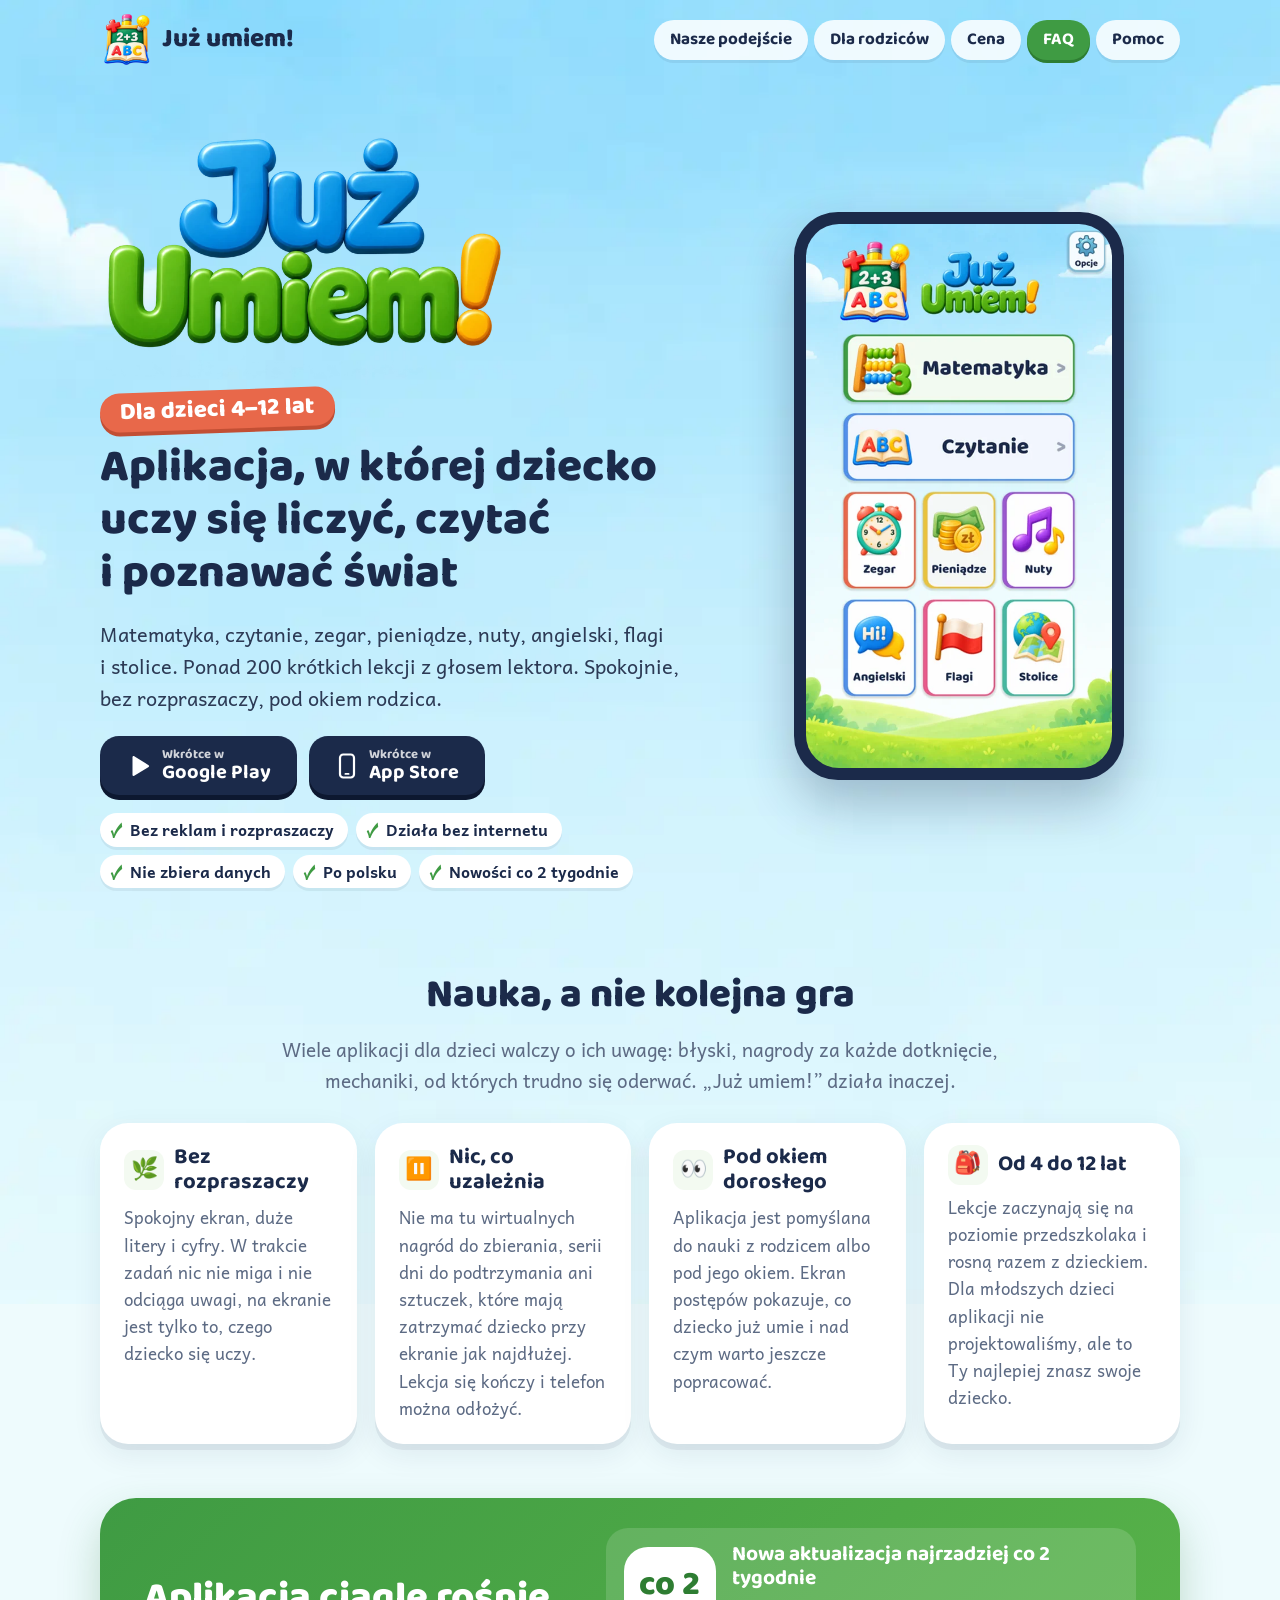
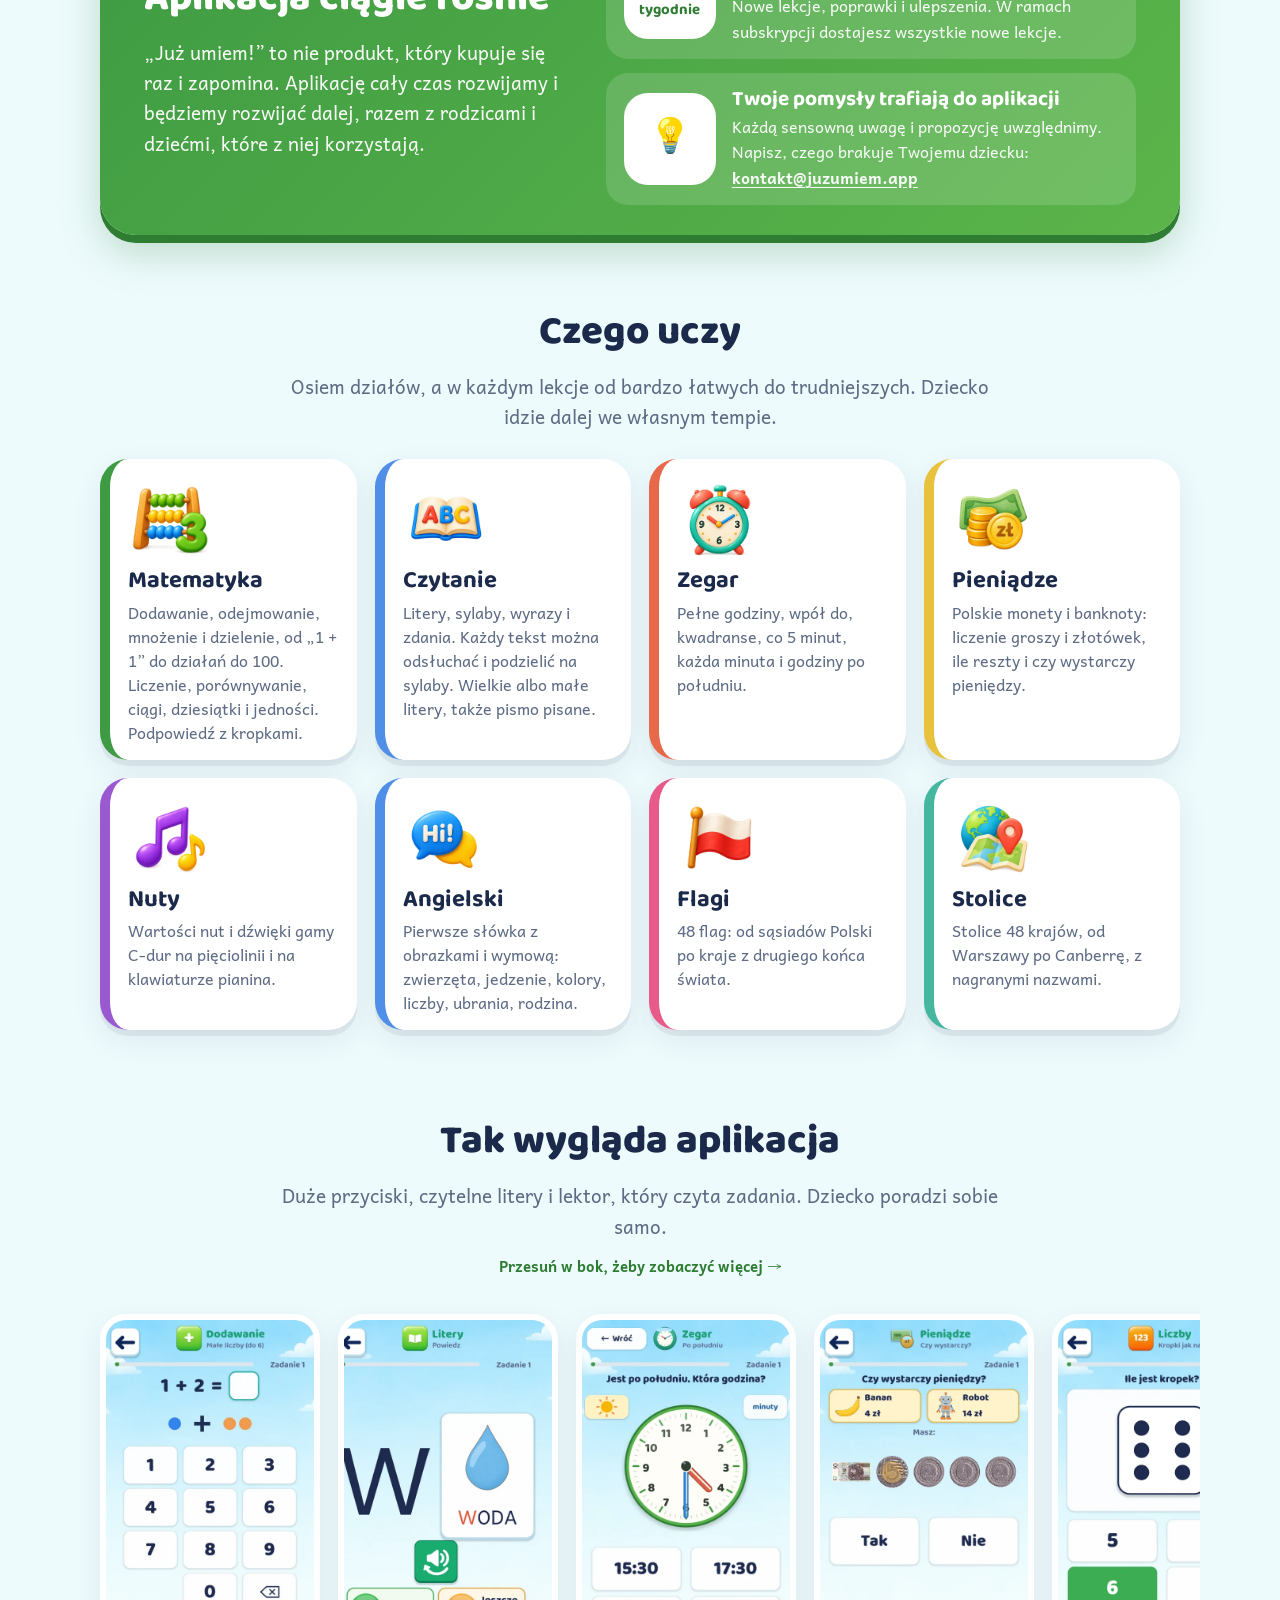
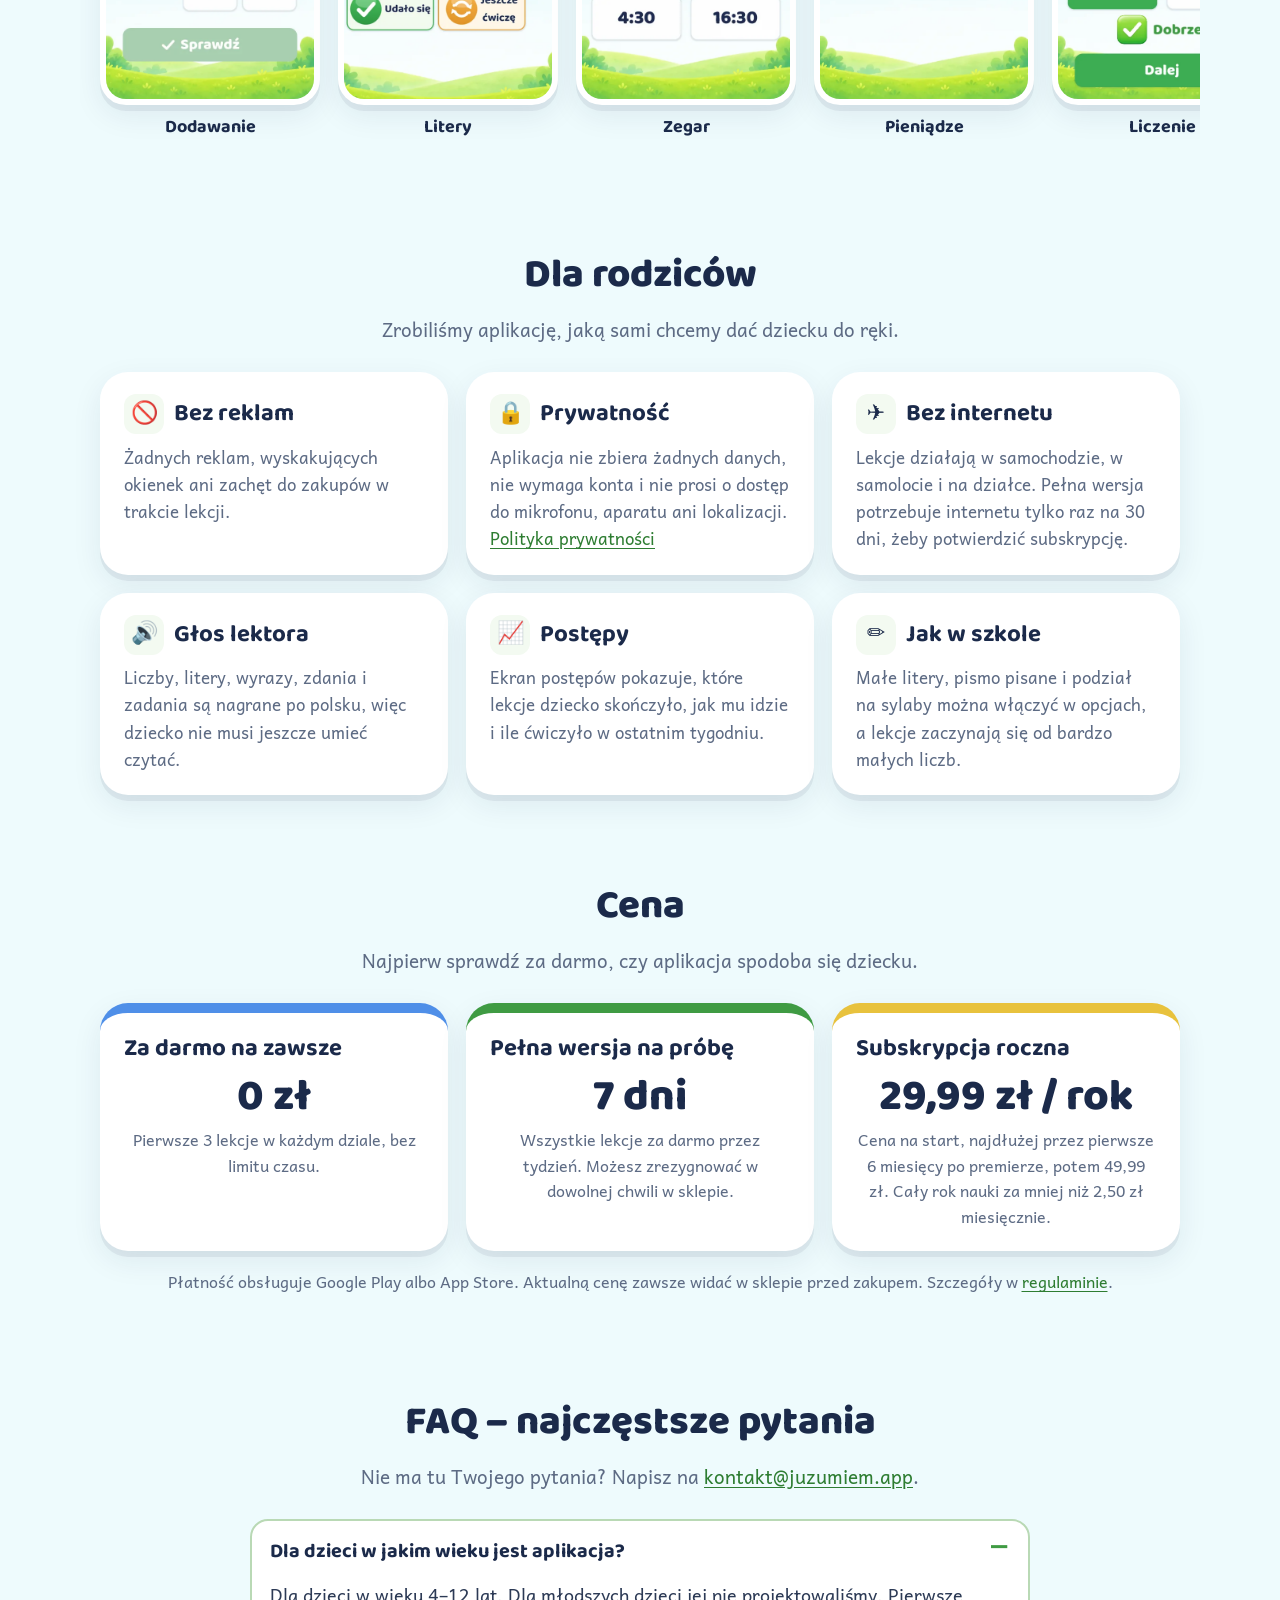
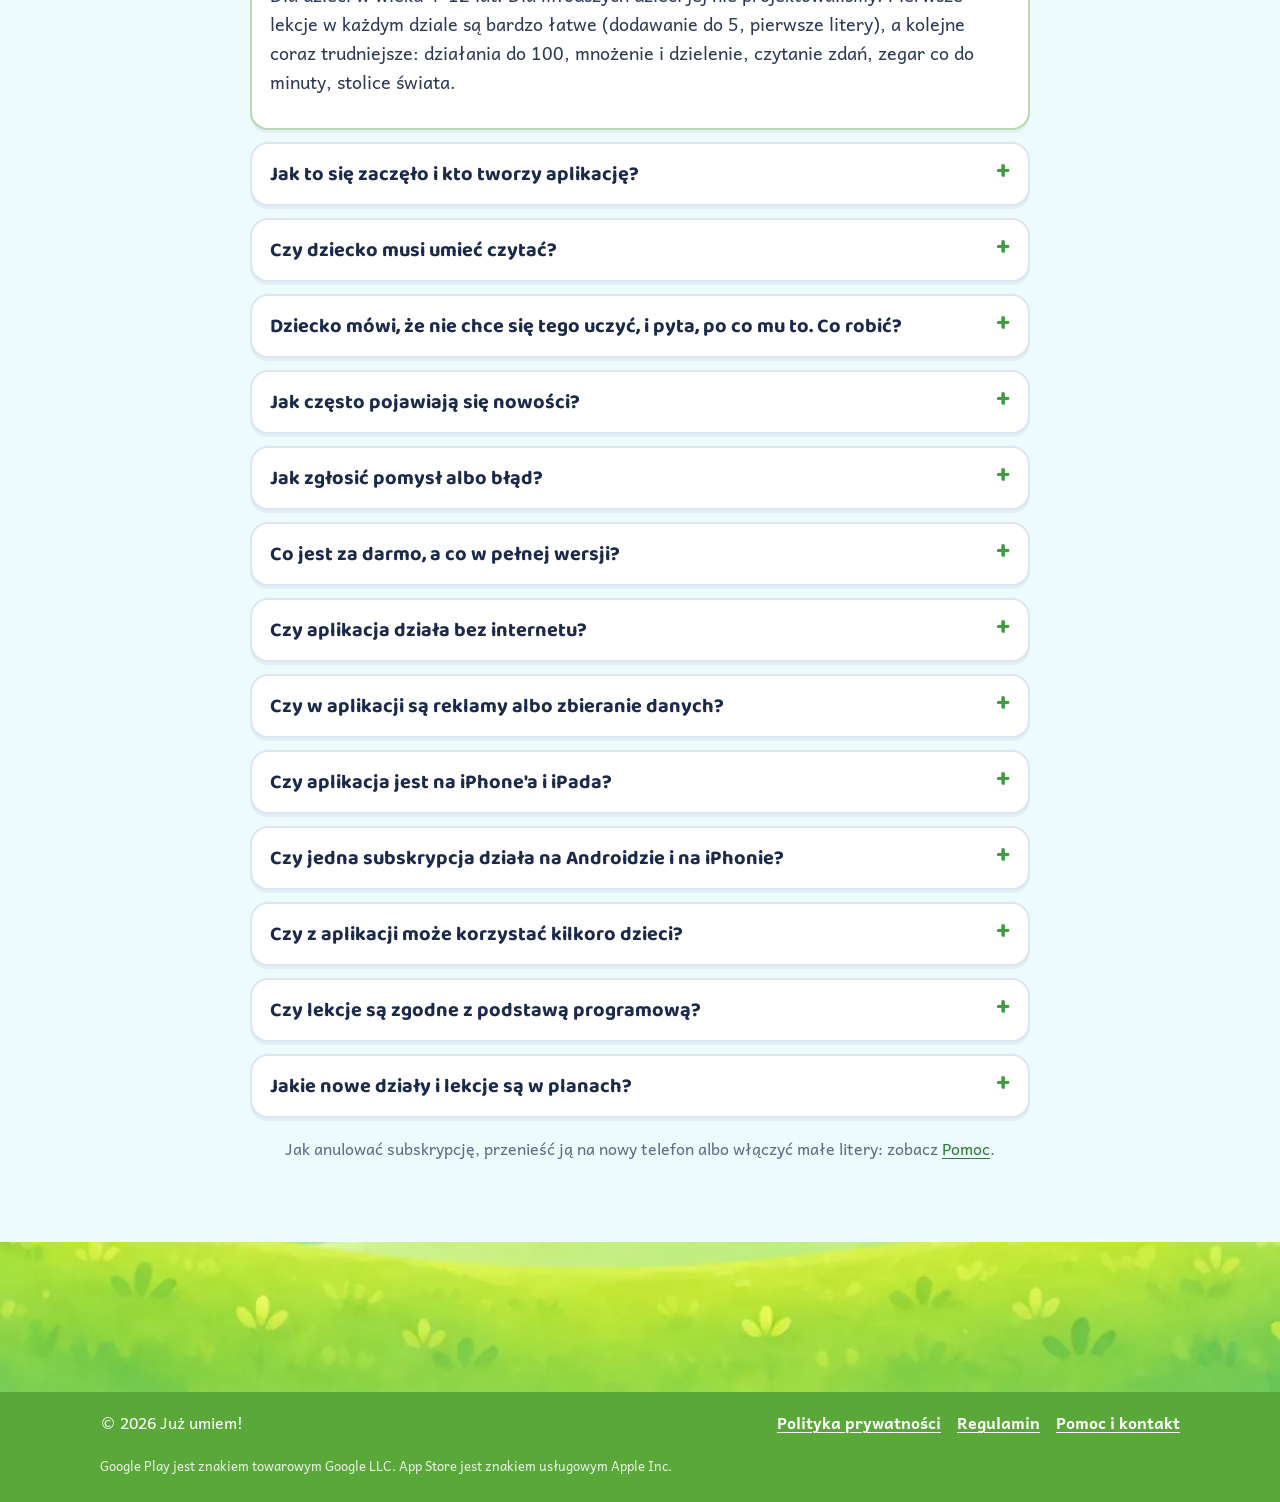
<file: index.html>
<!doctype html>
<html lang="pl">
<head>
<meta charset="utf-8">
<meta name="viewport" content="width=device-width, initial-scale=1">
<title>Już umiem! – aplikacja do nauki dla dzieci 4–12 lat</title>
<meta name="description" content="Już umiem! to aplikacja, w której dziecko uczy się matematyki i czytania, poznaje zegar, pieniądze, nuty, angielskie słówka, flagi i stolice. Ponad 200 lekcji z głosem lektora dla dzieci 4–12 lat, bez reklam i bez internetu.">
<link rel="canonical" href="https://juzumiem.app/">
<link rel="icon" type="image/png" href="favicon.png">
<link rel="apple-touch-icon" href="assets/img/apple-touch-icon.png">
<link rel="stylesheet" href="assets/style.css">
<meta name="theme-color" content="#8fdcfe">
<meta property="og:type" content="website">
<meta property="og:locale" content="pl_PL">
<meta property="og:title" content="Już umiem! – aplikacja do nauki dla dzieci 4–12 lat">
<meta property="og:description" content="Matematyka, czytanie, zegar, pieniądze, nuty, angielski, flagi i stolice. Bez reklam i bez internetu.">
<meta property="og:image" content="https://juzumiem.app/assets/img/udostepnij.jpg">
<meta property="og:image:width" content="1200">
<meta property="og:image:height" content="630">
</head>
<body>

<header class="top">
  <div class="wrap">
    <a class="brand" href="./"><img src="assets/img/logo.webp" alt="" width="52" height="52"><span>Już umiem!</span></a>
    <nav class="nav" aria-label="Menu">
      <a href="#podejscie">Nasze podejście</a>
      <a href="#rodzice">Dla rodziców</a>
      <a href="#cena">Cena</a>
      <a class="hot" href="#faq">FAQ</a>
      <a href="pomoc/">Pomoc</a>
    </nav>
  </div>
</header>

<main>
  <section class="hero">
    <div class="wrap">
      <div>
        <img class="napis" src="assets/img/napis.webp" alt="Już umiem!" width="720" height="477">
        <p class="age">Dla dzieci 4–12 lat</p>
        <h1>Aplikacja, w której dziecko uczy się liczyć, czytać i&nbsp;poznawać świat</h1>
        <p class="lead">Matematyka, czytanie, zegar, pieniądze, nuty, angielski, flagi i&nbsp;stolice. Ponad 200 krótkich lekcji z&nbsp;głosem lektora. Spokojnie, bez rozpraszaczy, pod okiem rodzica.</p>
        <div class="cta">
          <span class="btn soon" role="note">
            <svg width="26" height="26" viewBox="0 0 24 24" aria-hidden="true"><path fill="#fff" d="M6 3.8v16.4c0 .8.9 1.3 1.6.9l13.3-8.2c.6-.4.6-1.3 0-1.7L7.6 2.9C6.9 2.5 6 3 6 3.8z"/></svg>
            <span><small>Wkrótce w</small><b>Google Play</b></span>
          </span>
          <span class="btn soon" role="note">
            <svg width="24" height="26" viewBox="0 0 24 26" aria-hidden="true"><rect x="5" y="1.5" width="14" height="23" rx="3.2" fill="none" stroke="#fff" stroke-width="2.2"/><rect x="9.5" y="20" width="5" height="1.8" rx=".9" fill="#fff"/></svg>
            <span><small>Wkrótce w</small><b>App Store</b></span>
          </span>
        </div>
        <ul class="badges">
          <li>Bez reklam i rozpraszaczy</li>
          <li>Działa bez internetu</li>
          <li>Nie zbiera danych</li>
          <li>Po polsku</li>
          <li>Nowości co 2 tygodnie</li>
        </ul>
      </div>
      <div class="phone"><img src="assets/img/ekran-start.webp" alt="Ekran startowy aplikacji: Matematyka, Czytanie, Zegar, Pieniądze, Nuty, Angielski, Flagi i Stolice" width="540" height="960"></div>
    </div>
  </section>

  <section id="podejscie">
    <div class="wrap">
      <div class="section-head">
        <h2>Nauka, a nie kolejna gra</h2>
        <p>Wiele aplikacji dla dzieci walczy o ich uwagę: błyski, nagrody za każde dotknięcie, mechaniki, od których trudno się oderwać. „Już umiem!” działa inaczej.</p>
      </div>
      <div class="parents values">
        <div class="card"><h3><span class="ico" aria-hidden="true">🌿</span>Bez rozpraszaczy</h3><p>Spokojny ekran, duże litery i cyfry. W trakcie zadań nic nie miga i nie odciąga uwagi, na ekranie jest tylko to, czego dziecko się uczy.</p></div>
        <div class="card"><h3><span class="ico" aria-hidden="true">⏸️</span>Nic, co uzależnia</h3><p>Nie ma tu wirtualnych nagród do zbierania, serii dni do podtrzymania ani sztuczek, które mają zatrzymać dziecko przy ekranie jak najdłużej. Lekcja się kończy i telefon można odłożyć.</p></div>
        <div class="card"><h3><span class="ico" aria-hidden="true">👀</span>Pod okiem dorosłego</h3><p>Aplikacja jest pomyślana do nauki z rodzicem albo pod jego okiem. Ekran postępów pokazuje, co dziecko już umie i nad czym warto jeszcze popracować.</p></div>
        <div class="card"><h3><span class="ico" aria-hidden="true">🎒</span>Od 4 do 12 lat</h3><p>Lekcje zaczynają się na poziomie przedszkolaka i rosną razem z dzieckiem. Dla młodszych dzieci aplikacji nie projektowaliśmy, ale to Ty najlepiej znasz swoje dziecko.</p></div>
      </div>
    </div>
  </section>

  <section id="rozwoj">
    <div class="wrap">
      <div class="dev">
        <div class="dev-head">
          <h2>Aplikacja ciągle rośnie</h2>
          <p>„Już umiem!” to nie produkt, który kupuje się raz i zapomina. Aplikację cały czas rozwijamy i będziemy rozwijać dalej, razem z rodzicami i dziećmi, które z niej korzystają.</p>
        </div>
        <div class="dev-points">
          <div class="dev-point">
            <span class="dev-big">co 2<small>tygodnie</small></span>
            <div><h3>Nowa aktualizacja najrzadziej co 2 tygodnie</h3><p>Nowe lekcje, poprawki i ulepszenia. W ramach subskrypcji dostajesz wszystkie nowe lekcje.</p></div>
          </div>
          <div class="dev-point">
            <span class="dev-big" aria-hidden="true">💡</span>
            <div><h3>Twoje pomysły trafiają do aplikacji</h3><p>Każdą sensowną uwagę i propozycję uwzględnimy. Napisz, czego brakuje Twojemu dziecku: <a href="mailto:kontakt@juzumiem.app">kontakt@juzumiem.app</a></p></div>
          </div>
        </div>
      </div>
    </div>
  </section>

  <section id="czego-uczy">
    <div class="wrap">
      <div class="section-head">
        <h2>Czego uczy</h2>
        <p>Osiem działów, a w każdym lekcje od bardzo łatwych do trudniejszych. Dziecko idzie dalej we własnym tempie.</p>
      </div>
      <div class="grid-subjects">
        <article class="subject" style="--c:#3f9b43">
          <img src="assets/img/ikona-matematyka.webp" alt="" width="84" height="84" loading="lazy">
          <h3>Matematyka</h3>
          <p>Dodawanie, odejmowanie, mnożenie i dzielenie, od „1 + 1” do działań do 100. Liczenie, porównywanie, ciągi, dziesiątki i jedności. Podpowiedź z kropkami.</p>
        </article>
        <article class="subject" style="--c:#4f8fe8">
          <img src="assets/img/ikona-czytanie.webp" alt="" width="84" height="84" loading="lazy">
          <h3>Czytanie</h3>
          <p>Litery, sylaby, wyrazy i zdania. Każdy tekst można odsłuchać i podzielić na sylaby. Wielkie albo małe litery, także pismo pisane.</p>
        </article>
        <article class="subject" style="--c:#e8684a">
          <img src="assets/img/ikona-zegar.webp" alt="" width="84" height="84" loading="lazy">
          <h3>Zegar</h3>
          <p>Pełne godziny, wpół do, kwadranse, co 5 minut, każda minuta i godziny po południu.</p>
        </article>
        <article class="subject" style="--c:#e8c23d">
          <img src="assets/img/ikona-pieniadze.webp" alt="" width="84" height="84" loading="lazy">
          <h3>Pieniądze</h3>
          <p>Polskie monety i banknoty: liczenie groszy i złotówek, ile reszty i czy wystarczy pieniędzy.</p>
        </article>
        <article class="subject" style="--c:#9b59d0">
          <img src="assets/img/ikona-nuty.webp" alt="" width="84" height="84" loading="lazy">
          <h3>Nuty</h3>
          <p>Wartości nut i dźwięki gamy C-dur na pięciolinii i na klawiaturze pianina.</p>
        </article>
        <article class="subject" style="--c:#4f8fe8">
          <img src="assets/img/ikona-angielski.webp" alt="" width="84" height="84" loading="lazy">
          <h3>Angielski</h3>
          <p>Pierwsze słówka z obrazkami i wymową: zwierzęta, jedzenie, kolory, liczby, ubrania, rodzina.</p>
        </article>
        <article class="subject" style="--c:#e85a8a">
          <img src="assets/img/ikona-flagi.webp" alt="" width="84" height="84" loading="lazy">
          <h3>Flagi</h3>
          <p>48 flag: od sąsiadów Polski po kraje z drugiego końca świata.</p>
        </article>
        <article class="subject" style="--c:#45b7a0">
          <img src="assets/img/ikona-stolice.webp" alt="" width="84" height="84" loading="lazy">
          <h3>Stolice</h3>
          <p>Stolice 48 krajów, od Warszawy po Canberrę, z nagranymi nazwami.</p>
        </article>
      </div>
    </div>
  </section>

  <section id="ekrany">
    <div class="wrap">
      <div class="section-head">
        <h2>Tak wygląda aplikacja</h2>
        <p>Duże przyciski, czytelne litery i lektor, który czyta zadania. Dziecko poradzi sobie samo.</p>
        <p class="hint">Przesuń w bok, żeby zobaczyć więcej →</p>
      </div>
    </div>
    <div class="shots" tabindex="0" aria-label="Zrzuty ekranu z aplikacji">
      <figure><img src="assets/img/ekran-dodawanie.webp" alt="Dodawanie z podpowiedzią z kropkami" width="540" height="960" loading="lazy"><figcaption>Dodawanie</figcaption></figure>
      <figure><img src="assets/img/ekran-litery.webp" alt="Litera W z obrazkiem wody" width="540" height="960" loading="lazy"><figcaption>Litery</figcaption></figure>
      <figure><img src="assets/img/ekran-zegar.webp" alt="Zegar: która godzina po południu" width="540" height="960" loading="lazy"><figcaption>Zegar</figcaption></figure>
      <figure><img src="assets/img/ekran-pieniadze.webp" alt="Czy wystarczy pieniędzy na banana i robota" width="540" height="960" loading="lazy"><figcaption>Pieniądze</figcaption></figure>
      <figure><img src="assets/img/ekran-policz.webp" alt="Policz kropki na kostce" width="540" height="960" loading="lazy"><figcaption>Liczenie</figcaption></figure>
      <figure><img src="assets/img/ekran-zdania.webp" alt="Czytanie zdania" width="540" height="960" loading="lazy"><figcaption>Zdania</figcaption></figure>
      <figure><img src="assets/img/ekran-flagi.webp" alt="Znajdź flagę Korei Południowej" width="540" height="960" loading="lazy"><figcaption>Flagi</figcaption></figure>
      <figure><img src="assets/img/ekran-stolice.webp" alt="Stolicą Polski jest Warszawa" width="540" height="960" loading="lazy"><figcaption>Stolice</figcaption></figure>
      <figure><img src="assets/img/ekran-menu.webp" alt="Lista lekcji dodawania" width="540" height="960" loading="lazy"><figcaption>Lekcje</figcaption></figure>
    </div>
  </section>

  <section id="rodzice">
    <div class="wrap">
      <div class="section-head">
        <h2>Dla rodziców</h2>
        <p>Zrobiliśmy aplikację, jaką sami chcemy dać dziecku do ręki.</p>
      </div>
      <div class="parents">
        <div class="card"><h3><span class="ico" aria-hidden="true">🚫</span>Bez reklam</h3><p>Żadnych reklam, wyskakujących okienek ani zachęt do zakupów w trakcie lekcji.</p></div>
        <div class="card"><h3><span class="ico" aria-hidden="true">🔒</span>Prywatność</h3><p>Aplikacja nie zbiera żadnych danych, nie wymaga konta i nie prosi o dostęp do mikrofonu, aparatu ani lokalizacji. <a href="prywatnosc/">Polityka prywatności</a></p></div>
        <div class="card"><h3><span class="ico" aria-hidden="true">✈️</span>Bez internetu</h3><p>Lekcje działają w samochodzie, w samolocie i na działce. Pełna wersja potrzebuje internetu tylko raz na 30 dni, żeby potwierdzić subskrypcję.</p></div>
        <div class="card"><h3><span class="ico" aria-hidden="true">🔊</span>Głos lektora</h3><p>Liczby, litery, wyrazy, zdania i zadania są nagrane po polsku, więc dziecko nie musi jeszcze umieć czytać.</p></div>
        <div class="card"><h3><span class="ico" aria-hidden="true">📈</span>Postępy</h3><p>Ekran postępów pokazuje, które lekcje dziecko skończyło, jak mu idzie i ile ćwiczyło w ostatnim tygodniu.</p></div>
        <div class="card"><h3><span class="ico" aria-hidden="true">✏️</span>Jak w szkole</h3><p>Małe litery, pismo pisane i podział na sylaby można włączyć w opcjach, a lekcje zaczynają się od bardzo małych liczb.</p></div>
      </div>
    </div>
  </section>

  <section id="cena">
    <div class="wrap">
      <div class="section-head">
        <h2>Cena</h2>
        <p>Najpierw sprawdź za darmo, czy aplikacja spodoba się dziecku.</p>
      </div>
      <div class="price">
        <div class="card" style="--c:#4f8fe8">
          <h3>Za darmo na zawsze</h3>
          <div class="big">0 zł</div>
          <p>Pierwsze 3 lekcje w każdym dziale, bez limitu czasu.</p>
        </div>
        <div class="card" style="--c:#3f9b43">
          <h3>Pełna wersja na próbę</h3>
          <div class="big">7 dni</div>
          <p>Wszystkie lekcje za darmo przez tydzień. Możesz zrezygnować w dowolnej chwili w sklepie.</p>
        </div>
        <div class="card" style="--c:#e8c23d">
          <h3>Subskrypcja roczna</h3>
          <div class="big">29,99 zł / rok</div>
          <p>Cena na start, najdłużej przez pierwsze 6 miesięcy po premierze, potem 49,99 zł. Cały rok nauki za mniej niż 2,50 zł miesięcznie.</p>
        </div>
      </div>
      <p class="note">Płatność obsługuje Google Play albo App Store. Aktualną cenę zawsze widać w sklepie przed zakupem. Szczegóły w <a href="regulamin/">regulaminie</a>.</p>
    </div>
  </section>

  <section id="faq">
    <div class="wrap narrow">
      <div class="section-head">
        <h2>FAQ – najczęstsze pytania</h2>
        <p>Nie ma tu Twojego pytania? Napisz na <a href="mailto:kontakt@juzumiem.app">kontakt@juzumiem.app</a>.</p>
      </div>
      <div class="faq">
        <details open>
          <summary>Dla dzieci w jakim wieku jest aplikacja?</summary>
          <div><p>Dla dzieci w wieku 4–12 lat. Dla młodszych dzieci jej nie projektowaliśmy. Pierwsze lekcje w każdym dziale są bardzo łatwe (dodawanie do 5, pierwsze litery), a kolejne coraz trudniejsze: działania do 100, mnożenie i dzielenie, czytanie zdań, zegar co do minuty, stolice świata.</p></div>
        </details>
        <details>
          <summary>Jak to się zaczęło i kto tworzy aplikację?</summary>
          <div>
            <p>Szukałem dla mojego czterolatka aplikacji do nauki czytania i matematyki. Chciałem czegoś prostego: bez reklam, bez rozpraszających efektów, bez udawania gry, za to z możliwością sprawdzenia, jak dziecku idzie. Przejrzałem wiele aplikacji i nie znalazłem niczego, co spełniałoby te warunki.</p>
            <p>Postanowiłem więc zrobić ją sam. Zacząłem powoli, od kilku pierwszych lekcji. Z czasem, razem z tym, jak dziecko dorastało, przybywało nowych lekcji i działów: zegar, pieniądze, nuty, angielski, flagi i stolice. Zasady zostały te same: prosto, spokojnie i pod okiem rodzica.</p>
          </div>
        </details>
        <details>
          <summary>Czy dziecko musi umieć czytać?</summary>
          <div><p>Nie. Lektor czyta na głos liczby, litery, wyrazy, zdania i polecenia, więc z aplikacji może korzystać przedszkolak.</p></div>
        </details>
        <details>
          <summary>Dziecko mówi, że nie chce się tego uczyć, i pyta, po co mu to. Co robić?</summary>
          <div>
            <p>To normalne pytanie i dobrze, że dziecko je zadaje. Oto kilka sposobów, które działają bez nagród i bez kar:</p>
            <ul>
              <li><b>Pokaż, do czego to się przydaje.</b> Policzcie razem resztę w sklepie, sprawdźcie na zegarze, ile zostało do wyjścia, przeczytajcie napis na opakowaniu. Dziecko zobaczy, że to umiejętności do życia, a nie zadanie od dorosłych.</li>
              <li><b>Odpowiedz szczerze na „po co?”.</b> Na przykład: „Żebyś sam mógł przeczytać, co tu jest napisane, i nie musiał nikogo pytać”. Mów o samodzielności, nie o szkole i ocenach.</li>
              <li><b>Daj wybór.</b> Niech dziecko samo wybierze dział albo lekcję. Poczucie, że ma na coś wpływ, często wystarczy, żeby chciało spróbować.</li>
              <li><b>Zacznij od czegoś, co już umie.</b> Łatwa lekcja na początek daje szybki sukces i ochotę na następną.</li>
              <li><b>Krótko i regularnie.</b> Lekcja trwa kilka minut. Lepiej 5 minut codziennie niż godzina raz w tygodniu. Kończcie, zanim dziecko się zmęczy.</li>
              <li><b>Bądź obok.</b> Usiądź z dzieckiem, zgaduj razem z nim, czasem się pomyl i pozwól się poprawić. Dziecko chętniej robi to, co robi z rodzicem.</li>
              <li><b>Doceniaj wysiłek, nie wynik.</b> Zamiast „brawo, jesteś mądry” powiedz „widziałam, jak długo nad tym myślałeś, i w końcu się udało”.</li>
              <li><b>Pokaż postęp.</b> Zajrzyjcie razem na ekran postępów. Porównanie z samym sobą sprzed tygodnia daje dużo satysfakcji i pozwala powiedzieć: „Już umiem!”.</li>
              <li><b>Odpuść na dziś, gdy trzeba.</b> Jeśli dziecko jest zmęczone, głodne albo zdenerwowane, zróbcie przerwę bez komentarza i wróćcie jutro. Nauka w złości zniechęca na dłużej.</li>
            </ul>
          </div>
        </details>
        <details>
          <summary>Jak często pojawiają się nowości?</summary>
          <div><p>Aktualizacje wychodzą najrzadziej co 2 tygodnie: nowe lekcje, poprawki i ulepszenia. W ramach subskrypcji dostajesz wszystkie nowe lekcje.</p></div>
        </details>
        <details>
          <summary>Jak zgłosić pomysł albo błąd?</summary>
          <div><p>Napisz na <a href="mailto:kontakt@juzumiem.app">kontakt@juzumiem.app</a>. Czytamy każdą wiadomość, a każdą sensowną uwagę i propozycję uwzględnimy w kolejnych aktualizacjach.</p></div>
        </details>
        <details>
          <summary>Co jest za darmo, a co w pełnej wersji?</summary>
          <div><p>Pierwsze 3 lekcje w każdym dziale są za darmo na zawsze. Pozostałe odblokowuje subskrypcja roczna, która zaczyna się od 7 dni za darmo.</p></div>
        </details>
        <details>
          <summary>Czy aplikacja działa bez internetu?</summary>
          <div><p>Tak. Internet jest potrzebny tylko do pobrania aplikacji, zakupu subskrypcji i raz na 30 dni do jej potwierdzenia. Darmowe lekcje działają zawsze.</p></div>
        </details>
        <details>
          <summary>Czy w aplikacji są reklamy albo zbieranie danych?</summary>
          <div><p>Nie. Nie ma reklam, kont ani narzędzi śledzących, a aplikacja nie prosi o dostęp do mikrofonu, aparatu czy lokalizacji. Szczegóły w <a href="prywatnosc/">polityce prywatności</a>.</p></div>
        </details>
        <details>
          <summary>Czy aplikacja jest na iPhone'a i iPada?</summary>
          <div><p>Tak, aplikacja wychodzi jednocześnie na Androida oraz na iPhone'a i iPada.</p></div>
        </details>
        <details>
          <summary>Czy jedna subskrypcja działa na Androidzie i na iPhonie?</summary>
          <div><p><span class="todo">[odpowiedź do uzupełnienia]</span></p></div>
        </details>
        <details>
          <summary>Czy z aplikacji może korzystać kilkoro dzieci?</summary>
          <div><p><span class="todo">[odpowiedź do uzupełnienia]</span></p></div>
        </details>
        <details>
          <summary>Czy lekcje są zgodne z podstawą programową?</summary>
          <div><p><span class="todo">[odpowiedź do uzupełnienia]</span></p></div>
        </details>
        <details>
          <summary>Jakie nowe działy i lekcje są w planach?</summary>
          <div><p><span class="todo">[odpowiedź do uzupełnienia]</span></p></div>
        </details>
      </div>
      <p class="note">Jak anulować subskrypcję, przenieść ją na nowy telefon albo włączyć małe litery: zobacz <a href="pomoc/">Pomoc</a>.</p>
    </div>
  </section>
</main>

<footer class="foot">
  <div class="grass" aria-hidden="true"></div>
  <div class="bar">
    <div class="wrap">
      <span>© 2026 Już umiem!</span>
      <nav aria-label="Stopka">
        <a href="prywatnosc/">Polityka prywatności</a>
        <a href="regulamin/">Regulamin</a>
        <a href="pomoc/">Pomoc i kontakt</a>
      </nav>
      <p class="tm">Google Play jest znakiem towarowym Google LLC. App Store jest znakiem usługowym Apple Inc.</p>
    </div>
  </div>
</footer>

</body>
</html>
</file>
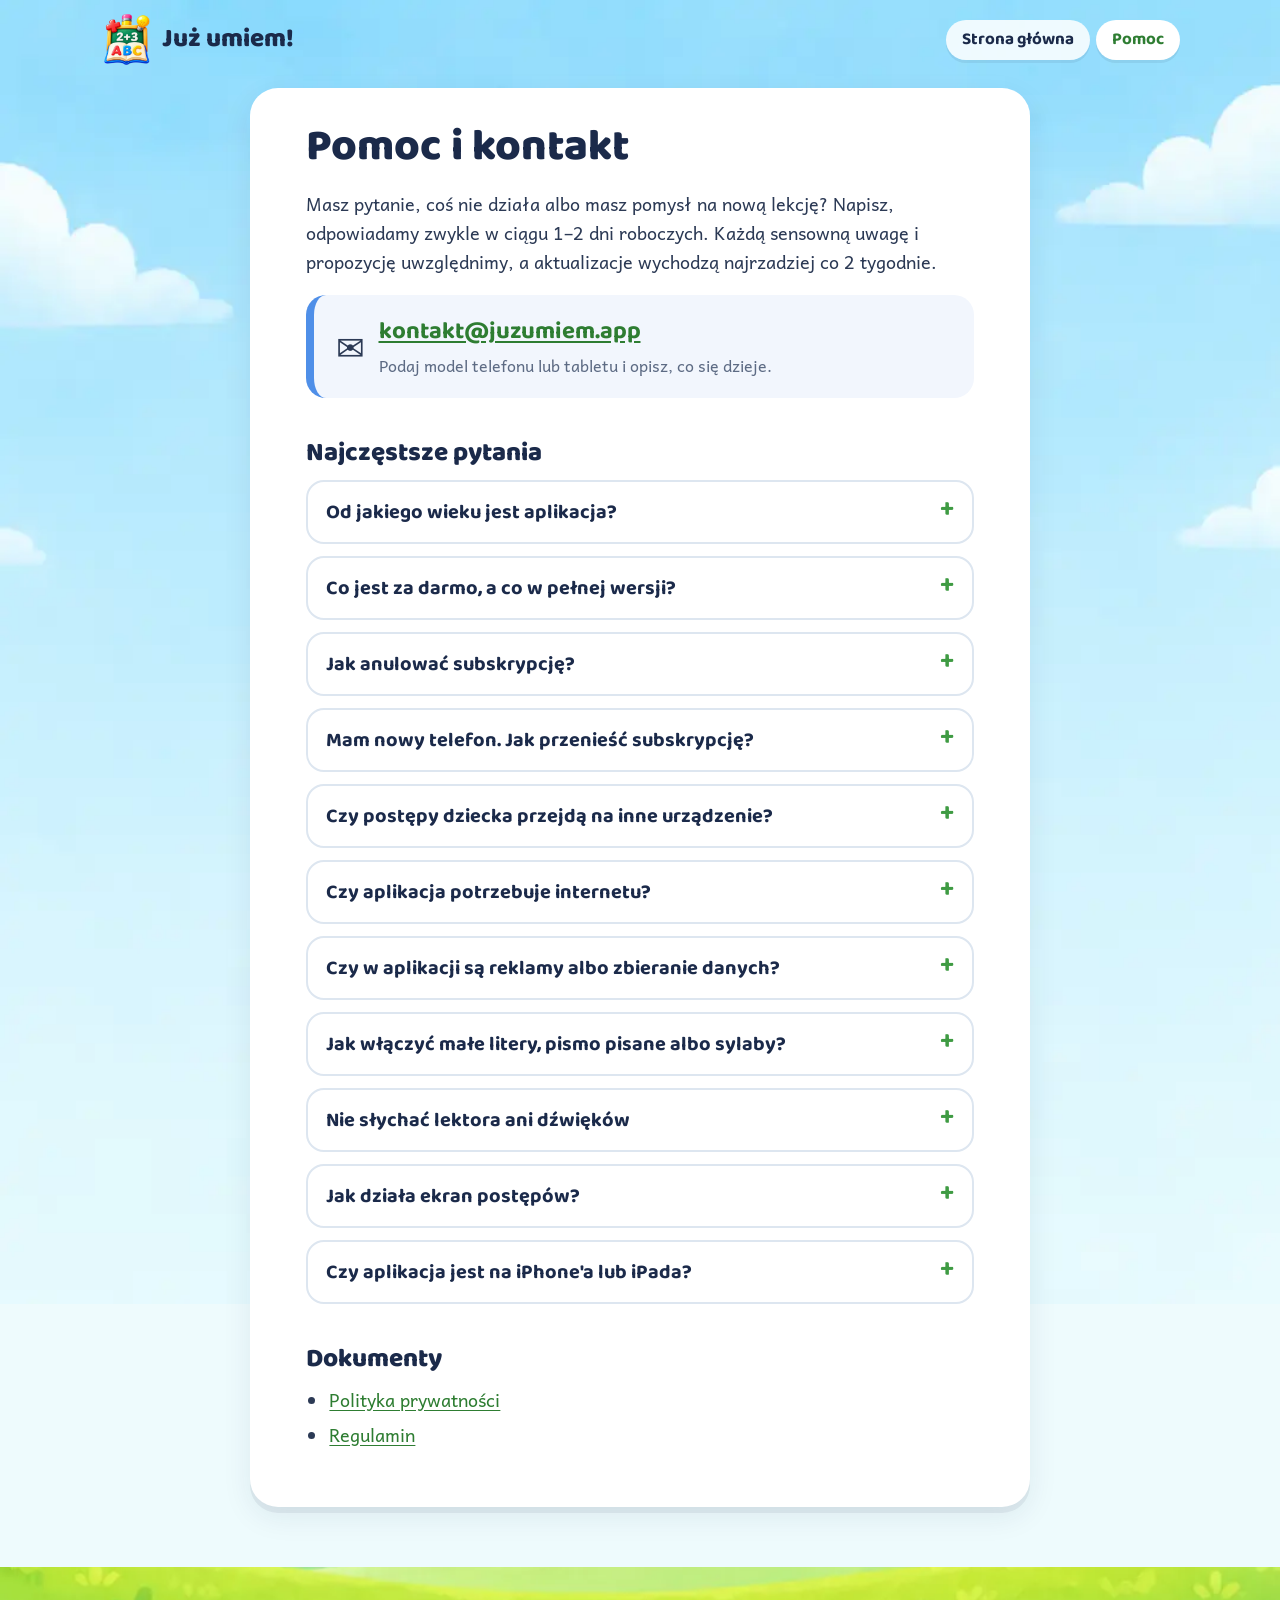
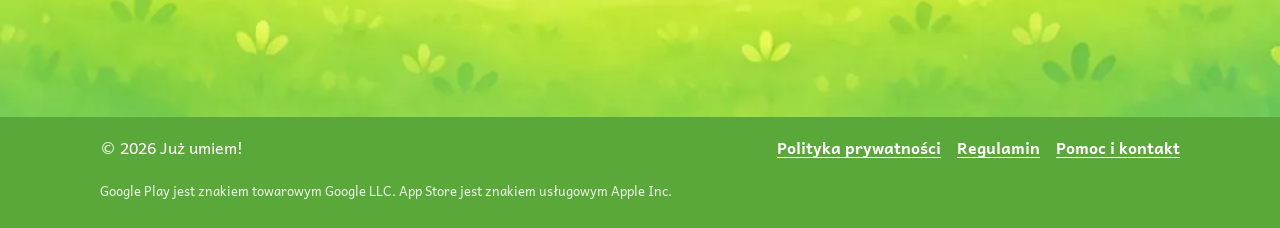
<file: pomoc/index.html>
<!doctype html>
<html lang="pl">
<head>
<meta charset="utf-8">
<meta name="viewport" content="width=device-width, initial-scale=1">
<title>Pomoc i kontakt – Już umiem!</title>
<meta name="description" content="Najczęstsze pytania o grę Już umiem!: subskrypcja, rezygnacja, nowy telefon, postępy, dźwięk. Kontakt: kontakt@juzumiem.app.">
<link rel="canonical" href="https://juzumiem.app/pomoc/">
<link rel="icon" type="image/png" href="../favicon.png">
<link rel="apple-touch-icon" href="../assets/img/apple-touch-icon.png">
<link rel="stylesheet" href="../assets/style.css">
<meta name="theme-color" content="#8fdcfe">
</head>
<body>

<header class="top">
  <div class="wrap">
    <a class="brand" href="../"><img src="../assets/img/logo.webp" alt="" width="52" height="52"><span>Już umiem!</span></a>
    <nav class="nav" aria-label="Menu">
      <a href="../">Strona główna</a>
      <a href="../pomoc/" aria-current="page">Pomoc</a>
    </nav>
  </div>
</header>

<main>
  <div class="wrap narrow">
    <article class="doc">
      <h1>Pomoc i kontakt</h1>
      <p>Masz pytanie, coś nie działa albo masz pomysł na nową lekcję? Napisz, odpowiadamy zwykle w ciągu 1–2 dni roboczych. Każdą sensowną uwagę i propozycję uwzględnimy, a aktualizacje wychodzą najrzadziej co 2 tygodnie.</p>
      <div class="contact">
        <span aria-hidden="true" style="font-size:34px">✉️</span>
        <div><b><a href="mailto:kontakt@juzumiem.app">kontakt@juzumiem.app</a></b><br><span class="meta">Podaj model telefonu lub tabletu i opisz, co się dzieje.</span></div>
      </div>

      <h2>Najczęstsze pytania</h2>

      <details>
        <summary>Od jakiego wieku jest aplikacja?</summary>
        <div><p>Dla dzieci w wieku 4–12 lat. Pierwsze lekcje w każdym dziale są bardzo łatwe (na przykład dodawanie do 5 albo pierwsze litery), a kolejne coraz trudniejsze. Lektor czyta zadania na głos, więc dziecko nie musi jeszcze umieć czytać.</p></div>
      </details>

      <details>
        <summary>Co jest za darmo, a co w pełnej wersji?</summary>
        <div><p>Pierwsze 3 lekcje w każdym dziale są za darmo na zawsze. Pozostałe odblokowuje subskrypcja roczna. Nowa subskrypcja zaczyna się od 7 dni za darmo, żeby sprawdzić, czy aplikacja spodoba się dziecku.</p></div>
      </details>

      <details>
        <summary>Jak anulować subskrypcję?</summary>
        <div>
          <p>Na Androidzie:</p>
          <ol>
            <li>Otwórz aplikację <b>Google Play</b>.</li>
            <li>Dotknij swojego zdjęcia profilowego w prawym górnym rogu.</li>
            <li>Wybierz <b>Płatności i subskrypcje</b> → <b>Subskrypcje</b>.</li>
            <li>Wybierz <b>Już umiem!</b> i dotknij <b>Anuluj subskrypcję</b>.</li>
          </ol>
          <p>Na iPhonie i iPadzie: <b>Ustawienia</b> → Twoje imię i nazwisko → <b>Subskrypcje</b> → <b>Już umiem!</b> → <b>Anuluj subskrypcję</b>.</p>
          <p>Pełna wersja działa do końca opłaconego okresu. Jeśli anulujesz w czasie 7 dni na próbę, nic nie zapłacisz. Odinstalowanie aplikacji nie anuluje subskrypcji.</p>
        </div>
      </details>

      <details>
        <summary>Mam nowy telefon. Jak przenieść subskrypcję?</summary>
        <div><p>Zaloguj się na nowym telefonie na to samo konto Google, którym kupiono subskrypcję, i zainstaluj grę z Google Play. Na iPhonie zaloguj się na to samo Apple ID i zainstaluj grę z App Store. Pełna wersja odblokuje się sama.</p></div>
      </details>

      <details>
        <summary>Czy postępy dziecka przejdą na inne urządzenie?</summary>
        <div><p>Nie. Postępy zapisują się tylko na urządzeniu, na którym dziecko się uczy, bo aplikacja nic nie wysyła do internetu. Po odinstalowaniu aplikacji albo wyczyszczeniu jej danych postępy znikną. Same lekcje i subskrypcja zostają.</p></div>
      </details>

      <details>
        <summary>Czy aplikacja potrzebuje internetu?</summary>
        <div><p>Lekcje działają bez internetu, na przykład w samochodzie albo w samolocie. Internet jest potrzebny do pobrania aplikacji z Google Play, do zakupu subskrypcji i raz na 30 dni do jej potwierdzenia: wystarczy włączyć grę, gdy telefon ma internet, a pełna wersja znów działa offline przez 30 dni. Jeśli przez 30 dni aplikacja nie połączy się z internetem, płatne lekcje zablokują się do najbliższego połączenia. Darmowe lekcje działają zawsze.</p></div>
      </details>

      <details>
        <summary>Czy w aplikacji są reklamy albo zbieranie danych?</summary>
        <div><p>Nie. Nie ma reklam, kont ani narzędzi śledzących, a aplikacja nie prosi o dostęp do mikrofonu, aparatu czy lokalizacji. Szczegóły w <a href="../prywatnosc/">polityce prywatności</a>.</p></div>
      </details>

      <details>
        <summary>Jak włączyć małe litery, pismo pisane albo sylaby?</summary>
        <div><p>Na ekranie startowym dotknij <b>Opcje</b> (zębatka w prawym górnym rogu). Są tam: <b>Małe litery</b>, <b>Pismo pisane</b>, <b>Sylaby zawsze włączone</b> i <b>Muzyka w menu</b>.</p></div>
      </details>

      <details>
        <summary>Nie słychać lektora ani dźwięków</summary>
        <div><p>Sprawdź głośność multimediów w telefonie (przyciski głośności w czasie lekcji) i czy telefon nie jest połączony ze słuchawkami Bluetooth. Muzykę w menu można wyłączyć osobno w Opcjach, lektor mówi wtedy dalej.</p></div>
      </details>

      <details>
        <summary>Jak działa ekran postępów?</summary>
        <div><p>Dotknij <b>Postępy</b> na ekranie startowym albo na dole menu działu. Zobaczysz, które lekcje dziecko skończyło w każdym dziale, średni wynik, ostatnio ćwiczone lekcje i ile lekcji skończyło w każdym z ostatnich 7 dni.</p></div>
      </details>

      <details>
        <summary>Czy aplikacja jest na iPhone'a lub iPada?</summary>
        <div><p>Tak, aplikacja wychodzi jednocześnie na Androida oraz na iPhone'a i iPada.</p></div>
      </details>

      <h2>Dokumenty</h2>
      <ul>
        <li><a href="../prywatnosc/">Polityka prywatności</a></li>
        <li><a href="../regulamin/">Regulamin</a></li>
      </ul>
    </article>
  </div>
</main>

<footer class="foot">
  <div class="grass" aria-hidden="true"></div>
  <div class="bar">
    <div class="wrap">
      <span>© 2026 Już umiem!</span>
      <nav aria-label="Stopka">
        <a href="../prywatnosc/">Polityka prywatności</a>
        <a href="../regulamin/">Regulamin</a>
        <a href="../pomoc/" aria-current="page">Pomoc i kontakt</a>
      </nav>
      <p class="tm">Google Play jest znakiem towarowym Google LLC. App Store jest znakiem usługowym Apple Inc.</p>
    </div>
  </div>
</footer>

</body>
</html>
</file>
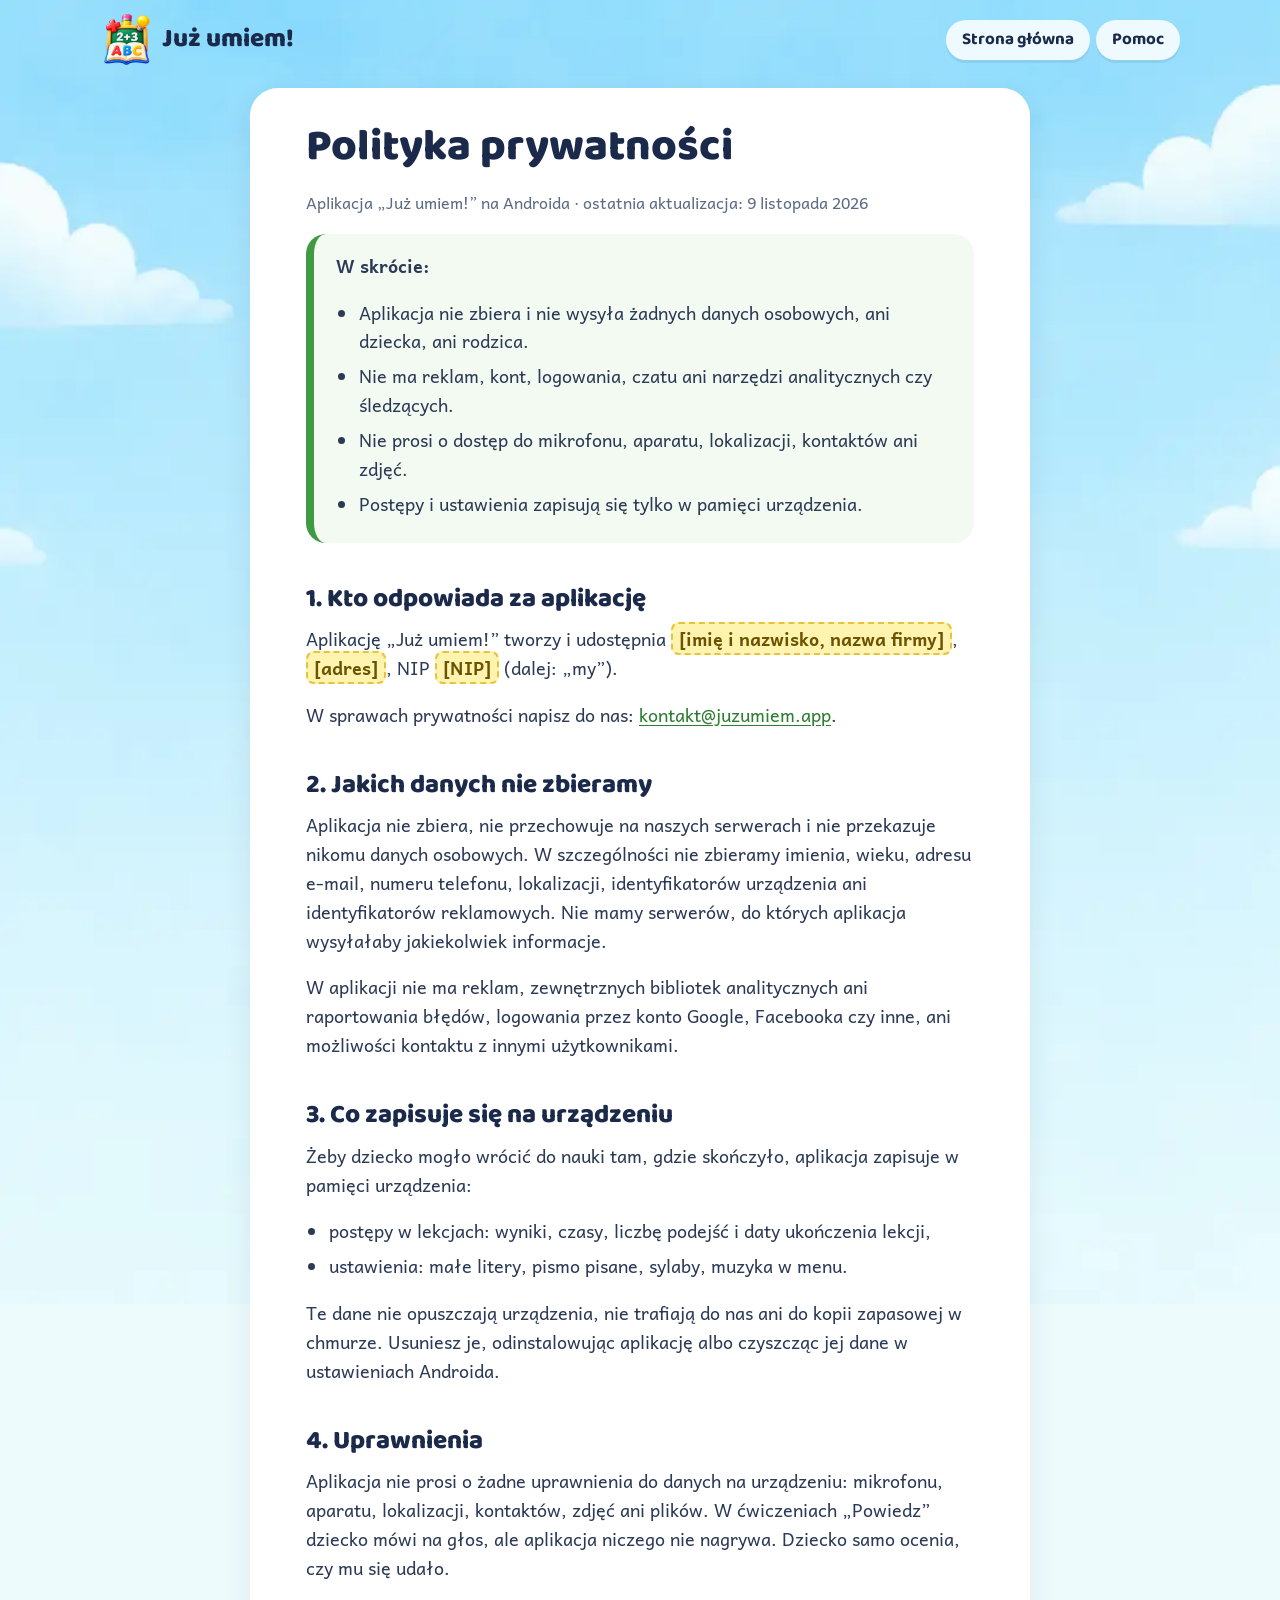
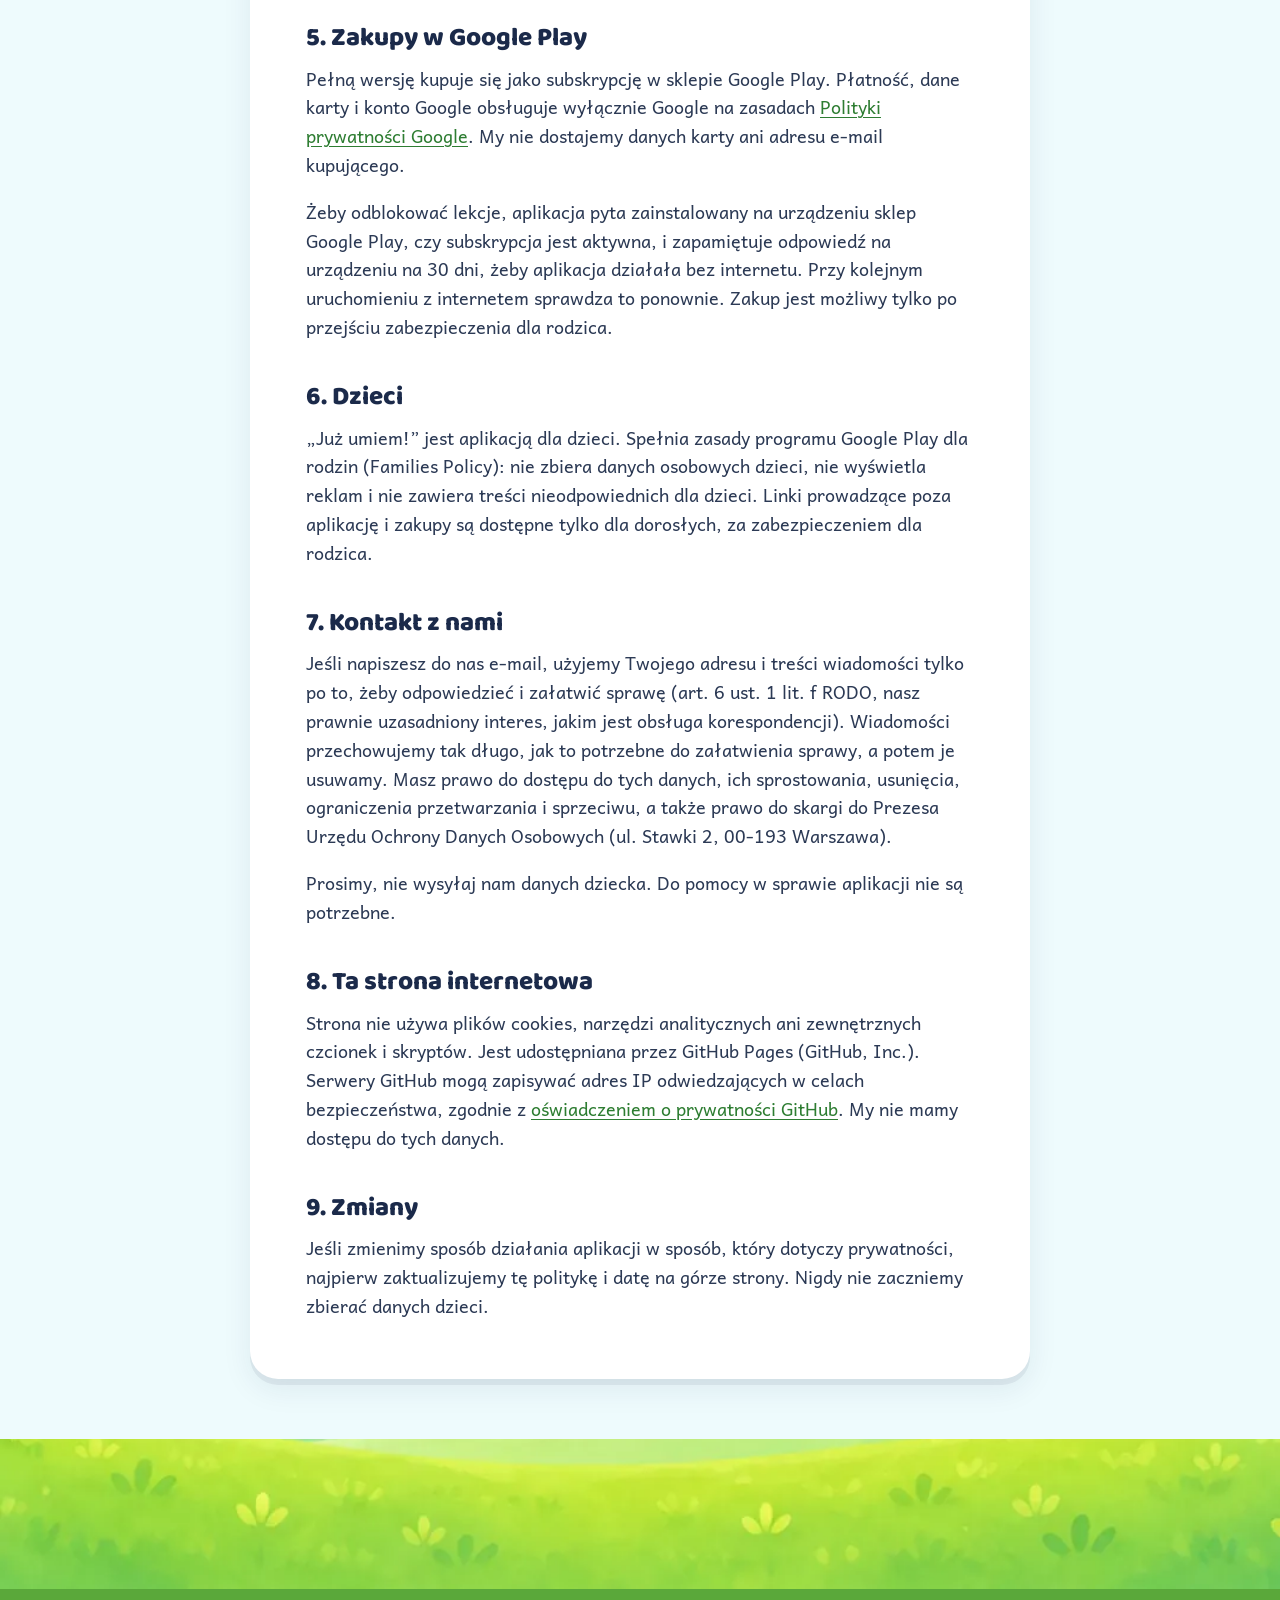
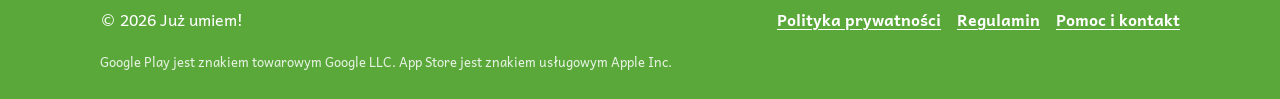
<file: prywatnosc/index.html>
<!doctype html>
<html lang="pl">
<head>
<meta charset="utf-8">
<meta name="viewport" content="width=device-width, initial-scale=1">
<title>Polityka prywatności – Już umiem!</title>
<meta name="description" content="Polityka prywatności aplikacji Już umiem!: aplikacja nie zbiera danych osobowych, nie ma reklam, kont ani narzędzi śledzących.">
<link rel="canonical" href="https://juzumiem.app/prywatnosc/">
<link rel="icon" type="image/png" href="../favicon.png">
<link rel="apple-touch-icon" href="../assets/img/apple-touch-icon.png">
<link rel="stylesheet" href="../assets/style.css">
<meta name="theme-color" content="#8fdcfe">
</head>
<body>

<header class="top">
  <div class="wrap">
    <a class="brand" href="../"><img src="../assets/img/logo.webp" alt="" width="52" height="52"><span>Już umiem!</span></a>
    <nav class="nav" aria-label="Menu">
      <a href="../">Strona główna</a>
      <a href="../pomoc/">Pomoc</a>
    </nav>
  </div>
</header>

<main>
  <div class="wrap narrow">
    <article class="doc">
      <h1>Polityka prywatności</h1>
      <p class="meta">Aplikacja „Już umiem!” na Androida · ostatnia aktualizacja: 9 listopada 2026</p>

      <div class="summary">
        <p><b>W skrócie:</b></p>
        <ul>
          <li>Aplikacja nie zbiera i nie wysyła żadnych danych osobowych, ani dziecka, ani rodzica.</li>
          <li>Nie ma reklam, kont, logowania, czatu ani narzędzi analitycznych czy śledzących.</li>
          <li>Nie prosi o dostęp do mikrofonu, aparatu, lokalizacji, kontaktów ani zdjęć.</li>
          <li>Postępy i ustawienia zapisują się tylko w pamięci urządzenia.</li>
        </ul>
      </div>

      <h2>1. Kto odpowiada za aplikację</h2>
      <p>Aplikację „Już umiem!” tworzy i udostępnia <span class="todo">[imię i nazwisko, nazwa firmy]</span>, <span class="todo">[adres]</span>, NIP <span class="todo">[NIP]</span> (dalej: „my”).</p>
      <p>W sprawach prywatności napisz do nas: <a href="mailto:kontakt@juzumiem.app">kontakt@juzumiem.app</a>.</p>

      <h2>2. Jakich danych nie zbieramy</h2>
      <p>Aplikacja nie zbiera, nie przechowuje na naszych serwerach i nie przekazuje nikomu danych osobowych. W szczególności nie zbieramy imienia, wieku, adresu e-mail, numeru telefonu, lokalizacji, identyfikatorów urządzenia ani identyfikatorów reklamowych. Nie mamy serwerów, do których aplikacja wysyłałaby jakiekolwiek informacje.</p>
      <p>W aplikacji nie ma reklam, zewnętrznych bibliotek analitycznych ani raportowania błędów, logowania przez konto Google, Facebooka czy inne, ani możliwości kontaktu z innymi użytkownikami.</p>

      <h2>3. Co zapisuje się na urządzeniu</h2>
      <p>Żeby dziecko mogło wrócić do nauki tam, gdzie skończyło, aplikacja zapisuje w pamięci urządzenia:</p>
      <ul>
        <li>postępy w lekcjach: wyniki, czasy, liczbę podejść i daty ukończenia lekcji,</li>
        <li>ustawienia: małe litery, pismo pisane, sylaby, muzyka w menu.</li>
      </ul>
      <p>Te dane nie opuszczają urządzenia, nie trafiają do nas ani do kopii zapasowej w chmurze. Usuniesz je, odinstalowując aplikację albo czyszcząc jej dane w ustawieniach Androida.</p>

      <h2>4. Uprawnienia</h2>
      <p>Aplikacja nie prosi o żadne uprawnienia do danych na urządzeniu: mikrofonu, aparatu, lokalizacji, kontaktów, zdjęć ani plików. W ćwiczeniach „Powiedz” dziecko mówi na głos, ale aplikacja niczego nie nagrywa. Dziecko samo ocenia, czy mu się udało.</p>

      <h2>5. Zakupy w Google Play</h2>
      <p>Pełną wersję kupuje się jako subskrypcję w sklepie Google Play. Płatność, dane karty i konto Google obsługuje wyłącznie Google na zasadach <a href="https://policies.google.com/privacy?hl=pl" rel="noopener">Polityki prywatności Google</a>. My nie dostajemy danych karty ani adresu e-mail kupującego.</p>
      <p>Żeby odblokować lekcje, aplikacja pyta zainstalowany na urządzeniu sklep Google Play, czy subskrypcja jest aktywna, i zapamiętuje odpowiedź na urządzeniu na 30 dni, żeby aplikacja działała bez internetu. Przy kolejnym uruchomieniu z internetem sprawdza to ponownie. Zakup jest możliwy tylko po przejściu zabezpieczenia dla rodzica.</p>

      <h2>6. Dzieci</h2>
      <p>„Już umiem!” jest aplikacją dla dzieci. Spełnia zasady programu Google Play dla rodzin (Families Policy): nie zbiera danych osobowych dzieci, nie wyświetla reklam i nie zawiera treści nieodpowiednich dla dzieci. Linki prowadzące poza aplikację i zakupy są dostępne tylko dla dorosłych, za zabezpieczeniem dla rodzica.</p>

      <h2>7. Kontakt z nami</h2>
      <p>Jeśli napiszesz do nas e-mail, użyjemy Twojego adresu i treści wiadomości tylko po to, żeby odpowiedzieć i załatwić sprawę (art. 6 ust. 1 lit. f RODO, nasz prawnie uzasadniony interes, jakim jest obsługa korespondencji). Wiadomości przechowujemy tak długo, jak to potrzebne do załatwienia sprawy, a potem je usuwamy. Masz prawo do dostępu do tych danych, ich sprostowania, usunięcia, ograniczenia przetwarzania i sprzeciwu, a także prawo do skargi do Prezesa Urzędu Ochrony Danych Osobowych (ul. Stawki 2, 00-193 Warszawa).</p>
      <p>Prosimy, nie wysyłaj nam danych dziecka. Do pomocy w sprawie aplikacji nie są potrzebne.</p>

      <h2>8. Ta strona internetowa</h2>
      <p>Strona nie używa plików cookies, narzędzi analitycznych ani zewnętrznych czcionek i skryptów. Jest udostępniana przez GitHub Pages (GitHub, Inc.). Serwery GitHub mogą zapisywać adres IP odwiedzających w celach bezpieczeństwa, zgodnie z <a href="https://docs.github.com/pl/site-policy/privacy-policies/github-general-privacy-statement" rel="noopener">oświadczeniem o prywatności GitHub</a>. My nie mamy dostępu do tych danych.</p>

      <h2>9. Zmiany</h2>
      <p>Jeśli zmienimy sposób działania aplikacji w sposób, który dotyczy prywatności, najpierw zaktualizujemy tę politykę i datę na górze strony. Nigdy nie zaczniemy zbierać danych dzieci.</p>
    </article>
  </div>
</main>

<footer class="foot">
  <div class="grass" aria-hidden="true"></div>
  <div class="bar">
    <div class="wrap">
      <span>© 2026 Już umiem!</span>
      <nav aria-label="Stopka">
        <a href="../prywatnosc/" aria-current="page">Polityka prywatności</a>
        <a href="../regulamin/">Regulamin</a>
        <a href="../pomoc/">Pomoc i kontakt</a>
      </nav>
      <p class="tm">Google Play jest znakiem towarowym Google LLC. App Store jest znakiem usługowym Apple Inc.</p>
    </div>
  </div>
</footer>

</body>
</html>
</file>
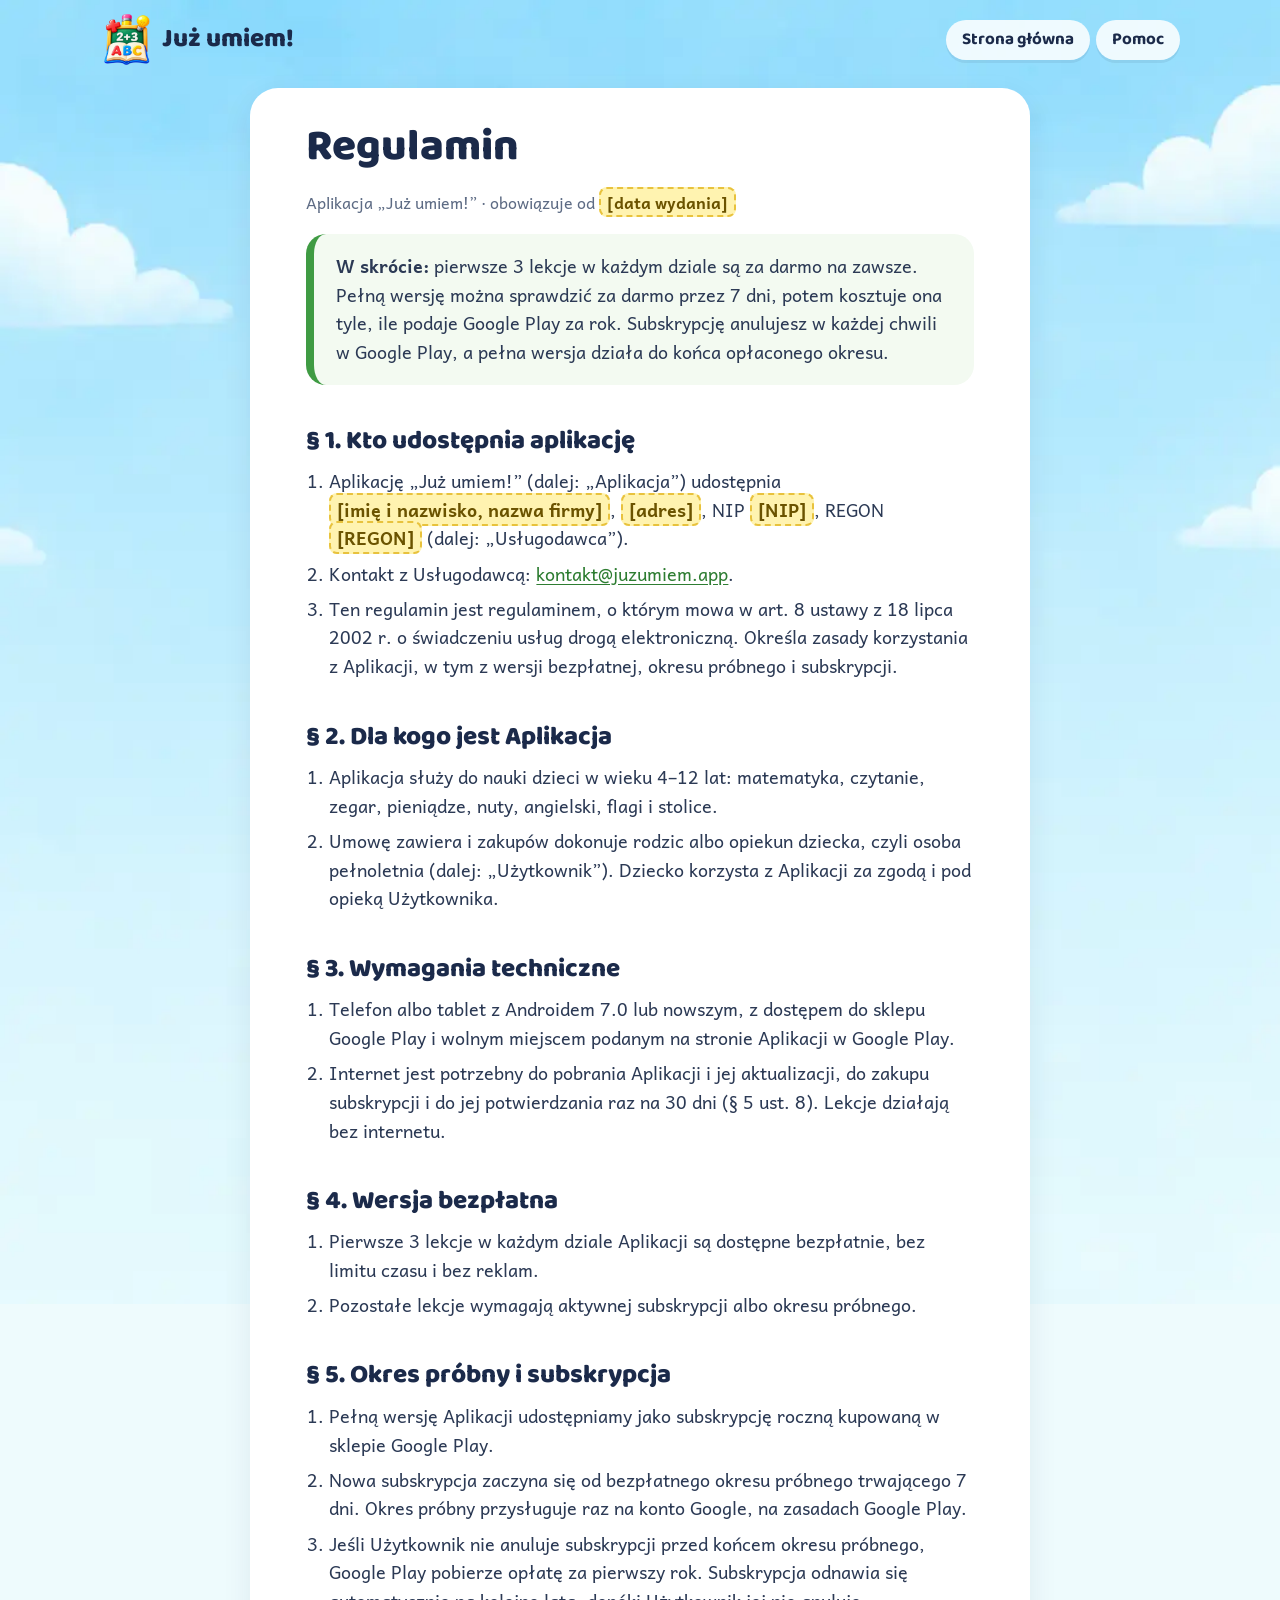
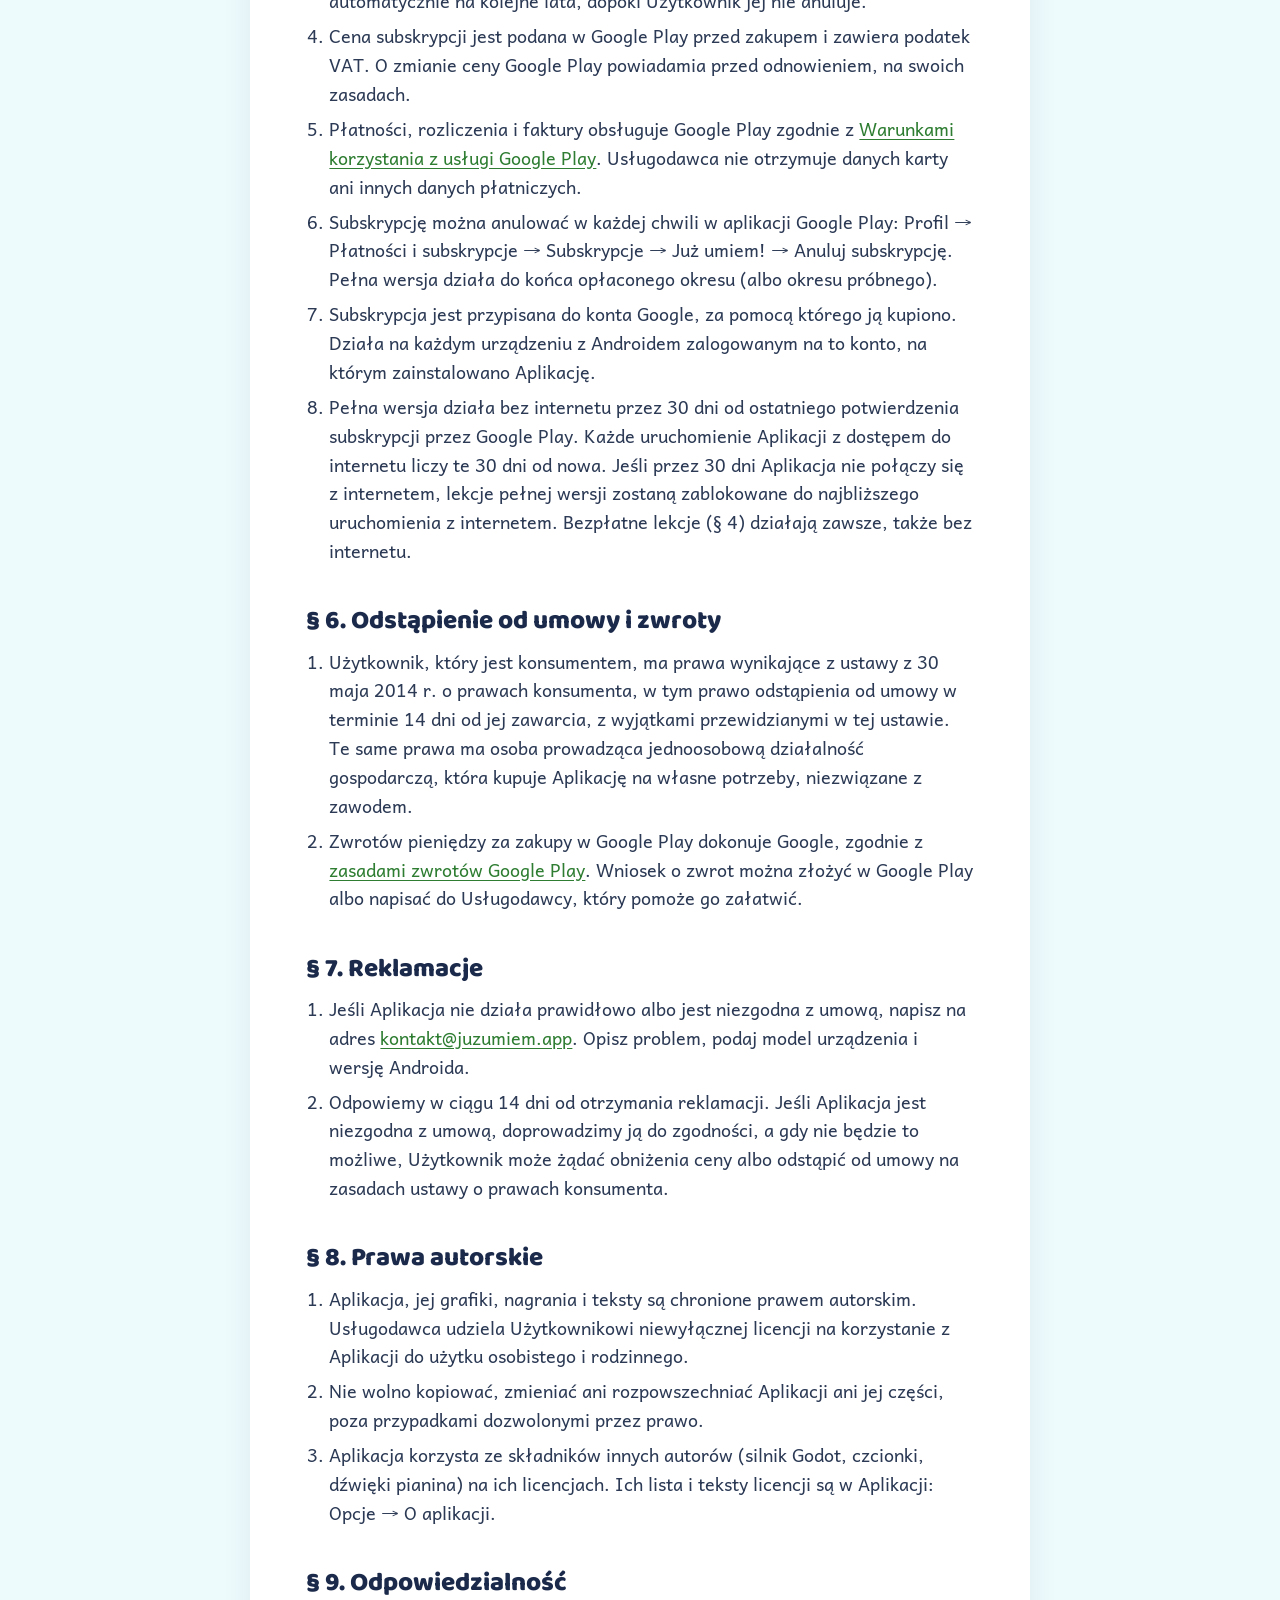
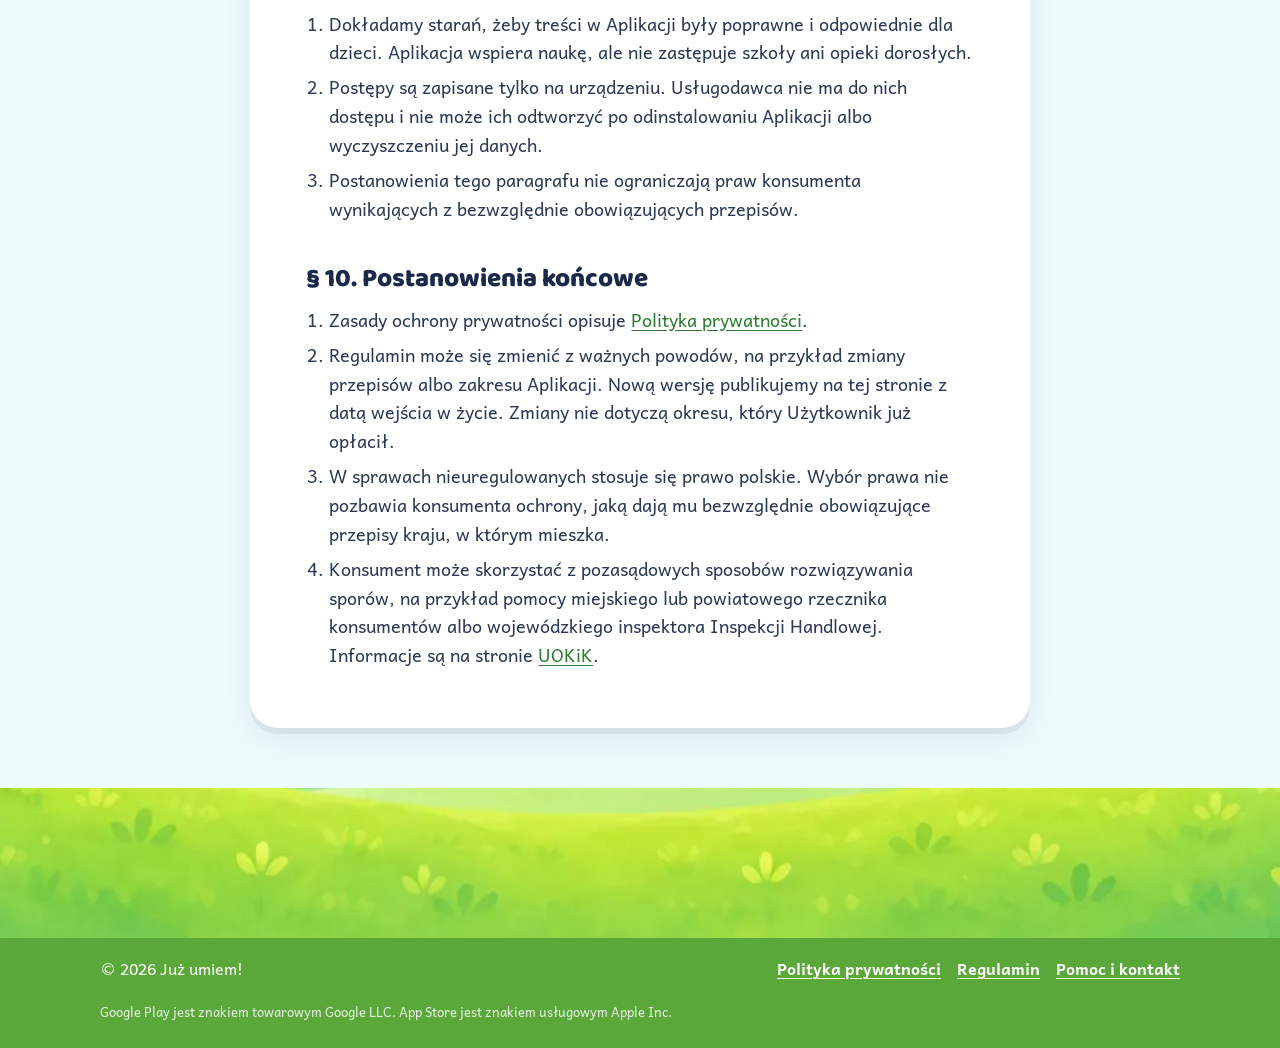
<file: regulamin/index.html>
<!doctype html>
<html lang="pl">
<head>
<meta charset="utf-8">
<meta name="viewport" content="width=device-width, initial-scale=1">
<title>Regulamin – Już umiem!</title>
<meta name="description" content="Regulamin aplikacji Już umiem!: wersja bezpłatna, 7 dni na próbę, subskrypcja roczna w Google Play, rezygnacja, reklamacje.">
<link rel="canonical" href="https://juzumiem.app/regulamin/">
<link rel="icon" type="image/png" href="../favicon.png">
<link rel="apple-touch-icon" href="../assets/img/apple-touch-icon.png">
<link rel="stylesheet" href="../assets/style.css">
<meta name="theme-color" content="#8fdcfe">
</head>
<body>

<header class="top">
  <div class="wrap">
    <a class="brand" href="../"><img src="../assets/img/logo.webp" alt="" width="52" height="52"><span>Już umiem!</span></a>
    <nav class="nav" aria-label="Menu">
      <a href="../">Strona główna</a>
      <a href="../pomoc/">Pomoc</a>
    </nav>
  </div>
</header>

<main>
  <div class="wrap narrow">
    <article class="doc">
      <h1>Regulamin</h1>
      <p class="meta">Aplikacja „Już umiem!” · obowiązuje od <span class="todo">[data wydania]</span></p>

      <div class="summary">
        <p><b>W skrócie:</b> pierwsze 3 lekcje w każdym dziale są za darmo na zawsze. Pełną wersję można sprawdzić za darmo przez 7 dni, potem kosztuje ona tyle, ile podaje Google Play za rok. Subskrypcję anulujesz w każdej chwili w Google Play, a pełna wersja działa do końca opłaconego okresu.</p>
      </div>

      <h2>§ 1. Kto udostępnia aplikację</h2>
      <ol>
        <li>Aplikację „Już umiem!” (dalej: „Aplikacja”) udostępnia <span class="todo">[imię i nazwisko, nazwa firmy]</span>, <span class="todo">[adres]</span>, NIP <span class="todo">[NIP]</span>, REGON <span class="todo">[REGON]</span> (dalej: „Usługodawca”).</li>
        <li>Kontakt z Usługodawcą: <a href="mailto:kontakt@juzumiem.app">kontakt@juzumiem.app</a>.</li>
        <li>Ten regulamin jest regulaminem, o którym mowa w art. 8 ustawy z 18 lipca 2002 r. o świadczeniu usług drogą elektroniczną. Określa zasady korzystania z Aplikacji, w tym z wersji bezpłatnej, okresu próbnego i subskrypcji.</li>
      </ol>

      <h2>§ 2. Dla kogo jest Aplikacja</h2>
      <ol>
        <li>Aplikacja służy do nauki dzieci w wieku 4–12 lat: matematyka, czytanie, zegar, pieniądze, nuty, angielski, flagi i stolice.</li>
        <li>Umowę zawiera i zakupów dokonuje rodzic albo opiekun dziecka, czyli osoba pełnoletnia (dalej: „Użytkownik”). Dziecko korzysta z Aplikacji za zgodą i pod opieką Użytkownika.</li>
      </ol>

      <h2>§ 3. Wymagania techniczne</h2>
      <ol>
        <li>Telefon albo tablet z Androidem 7.0 lub nowszym, z dostępem do sklepu Google Play i wolnym miejscem podanym na stronie Aplikacji w Google Play.</li>
        <li>Internet jest potrzebny do pobrania Aplikacji i jej aktualizacji, do zakupu subskrypcji i do jej potwierdzania raz na 30 dni (§ 5 ust. 8). Lekcje działają bez internetu.</li>
      </ol>

      <h2>§ 4. Wersja bezpłatna</h2>
      <ol>
        <li>Pierwsze 3 lekcje w każdym dziale Aplikacji są dostępne bezpłatnie, bez limitu czasu i bez reklam.</li>
        <li>Pozostałe lekcje wymagają aktywnej subskrypcji albo okresu próbnego.</li>
      </ol>

      <h2>§ 5. Okres próbny i subskrypcja</h2>
      <ol>
        <li>Pełną wersję Aplikacji udostępniamy jako subskrypcję roczną kupowaną w sklepie Google Play.</li>
        <li>Nowa subskrypcja zaczyna się od bezpłatnego okresu próbnego trwającego 7 dni. Okres próbny przysługuje raz na konto Google, na zasadach Google Play.</li>
        <li>Jeśli Użytkownik nie anuluje subskrypcji przed końcem okresu próbnego, Google Play pobierze opłatę za pierwszy rok. Subskrypcja odnawia się automatycznie na kolejne lata, dopóki Użytkownik jej nie anuluje.</li>
        <li>Cena subskrypcji jest podana w Google Play przed zakupem i zawiera podatek VAT. O zmianie ceny Google Play powiadamia przed odnowieniem, na swoich zasadach.</li>
        <li>Płatności, rozliczenia i faktury obsługuje Google Play zgodnie z <a href="https://play.google.com/intl/pl_pl/about/play-terms/" rel="noopener">Warunkami korzystania z usługi Google Play</a>. Usługodawca nie otrzymuje danych karty ani innych danych płatniczych.</li>
        <li>Subskrypcję można anulować w każdej chwili w aplikacji Google Play: Profil → Płatności i subskrypcje → Subskrypcje → Już umiem! → Anuluj subskrypcję. Pełna wersja działa do końca opłaconego okresu (albo okresu próbnego).</li>
        <li>Subskrypcja jest przypisana do konta Google, za pomocą którego ją kupiono. Działa na każdym urządzeniu z Androidem zalogowanym na to konto, na którym zainstalowano Aplikację.</li>
        <li>Pełna wersja działa bez internetu przez 30 dni od ostatniego potwierdzenia subskrypcji przez Google Play. Każde uruchomienie Aplikacji z dostępem do internetu liczy te 30 dni od nowa. Jeśli przez 30 dni Aplikacja nie połączy się z internetem, lekcje pełnej wersji zostaną zablokowane do najbliższego uruchomienia z internetem. Bezpłatne lekcje (§ 4) działają zawsze, także bez internetu.</li>
      </ol>

      <h2>§ 6. Odstąpienie od umowy i zwroty</h2>
      <ol>
        <li>Użytkownik, który jest konsumentem, ma prawa wynikające z ustawy z 30 maja 2014 r. o prawach konsumenta, w tym prawo odstąpienia od umowy w terminie 14 dni od jej zawarcia, z wyjątkami przewidzianymi w tej ustawie. Te same prawa ma osoba prowadząca jednoosobową działalność gospodarczą, która kupuje Aplikację na własne potrzeby, niezwiązane z zawodem.</li>
        <li>Zwrotów pieniędzy za zakupy w Google Play dokonuje Google, zgodnie z <a href="https://support.google.com/googleplay/answer/2479637?hl=pl" rel="noopener">zasadami zwrotów Google Play</a>. Wniosek o zwrot można złożyć w Google Play albo napisać do Usługodawcy, który pomoże go załatwić.</li>
      </ol>

      <h2>§ 7. Reklamacje</h2>
      <ol>
        <li>Jeśli Aplikacja nie działa prawidłowo albo jest niezgodna z umową, napisz na adres <a href="mailto:kontakt@juzumiem.app">kontakt@juzumiem.app</a>. Opisz problem, podaj model urządzenia i wersję Androida.</li>
        <li>Odpowiemy w ciągu 14 dni od otrzymania reklamacji. Jeśli Aplikacja jest niezgodna z umową, doprowadzimy ją do zgodności, a gdy nie będzie to możliwe, Użytkownik może żądać obniżenia ceny albo odstąpić od umowy na zasadach ustawy o prawach konsumenta.</li>
      </ol>

      <h2>§ 8. Prawa autorskie</h2>
      <ol>
        <li>Aplikacja, jej grafiki, nagrania i teksty są chronione prawem autorskim. Usługodawca udziela Użytkownikowi niewyłącznej licencji na korzystanie z Aplikacji do użytku osobistego i rodzinnego.</li>
        <li>Nie wolno kopiować, zmieniać ani rozpowszechniać Aplikacji ani jej części, poza przypadkami dozwolonymi przez prawo.</li>
        <li>Aplikacja korzysta ze składników innych autorów (silnik Godot, czcionki, dźwięki pianina) na ich licencjach. Ich lista i teksty licencji są w Aplikacji: Opcje → O aplikacji.</li>
      </ol>

      <h2>§ 9. Odpowiedzialność</h2>
      <ol>
        <li>Dokładamy starań, żeby treści w Aplikacji były poprawne i odpowiednie dla dzieci. Aplikacja wspiera naukę, ale nie zastępuje szkoły ani opieki dorosłych.</li>
        <li>Postępy są zapisane tylko na urządzeniu. Usługodawca nie ma do nich dostępu i nie może ich odtworzyć po odinstalowaniu Aplikacji albo wyczyszczeniu jej danych.</li>
        <li>Postanowienia tego paragrafu nie ograniczają praw konsumenta wynikających z bezwzględnie obowiązujących przepisów.</li>
      </ol>

      <h2>§ 10. Postanowienia końcowe</h2>
      <ol>
        <li>Zasady ochrony prywatności opisuje <a href="../prywatnosc/">Polityka prywatności</a>.</li>
        <li>Regulamin może się zmienić z ważnych powodów, na przykład zmiany przepisów albo zakresu Aplikacji. Nową wersję publikujemy na tej stronie z datą wejścia w życie. Zmiany nie dotyczą okresu, który Użytkownik już opłacił.</li>
        <li>W sprawach nieuregulowanych stosuje się prawo polskie. Wybór prawa nie pozbawia konsumenta ochrony, jaką dają mu bezwzględnie obowiązujące przepisy kraju, w którym mieszka.</li>
        <li>Konsument może skorzystać z pozasądowych sposobów rozwiązywania sporów, na przykład pomocy miejskiego lub powiatowego rzecznika konsumentów albo wojewódzkiego inspektora Inspekcji Handlowej. Informacje są na stronie <a href="https://www.uokik.gov.pl/pozasadowe_rozwiazywanie_sporow_konsumenckich.php" rel="noopener">UOKiK</a>.</li>
      </ol>
    </article>
  </div>
</main>

<footer class="foot">
  <div class="grass" aria-hidden="true"></div>
  <div class="bar">
    <div class="wrap">
      <span>© 2026 Już umiem!</span>
      <nav aria-label="Stopka">
        <a href="../prywatnosc/">Polityka prywatności</a>
        <a href="../regulamin/" aria-current="page">Regulamin</a>
        <a href="../pomoc/">Pomoc i kontakt</a>
      </nav>
      <p class="tm">Google Play jest znakiem towarowym Google LLC. App Store jest znakiem usługowym Apple Inc.</p>
    </div>
  </div>
</footer>

</body>
</html>
</file>
<file: assets/style.css>
/* Już umiem! — strona www. Kolory i czcionki jak w grze. */

@font-face { font-family: "Baloo 2"; font-weight: 800; font-display: swap;
  src: url("fonts/baloo2-extrabold.woff2") format("woff2"); }
@font-face { font-family: "Baloo 2"; font-weight: 700; font-display: swap;
  src: url("fonts/baloo2-bold.woff2") format("woff2"); }
@font-face { font-family: "Andika"; font-weight: 400; font-display: swap;
  src: url("fonts/andika-regular.woff2") format("woff2"); }
@font-face { font-family: "Andika"; font-weight: 700; font-display: swap;
  src: url("fonts/andika-bold.woff2") format("woff2"); }

:root {
  color-scheme: light;
  --navy: #1b2a4a;
  --text: #2c3a55;
  --soft: #5d6b84;
  --green: #3f9b43;
  --green-dark: #2e7d32;
  --green-bg: #f3faf1;
  --blue: #4f8fe8;
  --blue-bg: #f2f6fd;
  --red: #e8684a;
  --yellow: #e8c23d;
  --purple: #9b59d0;
  --pink: #e85a8a;
  --teal: #45b7a0;
  --sky-top: #8fdcfe;
  --sky-bottom: #eefbfd;
  --card: #ffffff;
  --line: #dde6f0;
  --todo-bg: #fff3b0;
  --todo-line: #e8c23d;
  --radius: 28px;
  --shadow: 0 6px 0 rgba(27, 42, 74, .07), 0 10px 30px rgba(27, 42, 74, .08);
  --head: "Baloo 2", "Trebuchet MS", system-ui, sans-serif;
  --body: "Andika", "Segoe UI", system-ui, sans-serif;
}

* { box-sizing: border-box; }
html { scroll-behavior: smooth; -webkit-text-size-adjust: 100%; }
body {
  margin: 0;
  font-family: var(--body);
  font-size: 18px;
  line-height: 1.6;
  color: var(--text);
  background: var(--sky-bottom);
  background-image:
    url("img/niebo.webp"),
    linear-gradient(180deg, var(--sky-top) 0, #e6f9fd 820px, var(--sky-bottom) 1200px);
  background-repeat: no-repeat;
  background-size: max(100%, 760px) auto, 100% 100%;
  background-position: top center;
  min-height: 100vh;
  display: flex;
  flex-direction: column;
}
img { max-width: 100%; height: auto; display: block; }
a { color: var(--green-dark); text-underline-offset: 3px; }
a:hover { color: var(--green); }
h1, h2, h3 { font-family: var(--head); color: var(--navy); line-height: 1.15; margin: 0 0 .4em; }
h1 { font-weight: 800; font-size: clamp(34px, 6vw, 56px); }
h2 { font-weight: 800; font-size: clamp(28px, 4.4vw, 40px); }
h3 { font-weight: 700; font-size: 24px; }
p { margin: 0 0 1em; }
:focus-visible { outline: 3px solid var(--blue); outline-offset: 3px; border-radius: 8px; }

.wrap { width: 100%; max-width: 1120px; margin: 0 auto; padding: 0 20px; }
.narrow { max-width: 820px; }
main { flex: 1; }

/* ── nagłówek ─────────────────────────────────────── */
.top { padding: 14px 0; }
.top .wrap { display: flex; align-items: center; justify-content: space-between; gap: 12px; flex-wrap: wrap; }
.brand { display: flex; align-items: center; gap: 10px; text-decoration: none; color: var(--navy); }
.brand img { width: 52px; height: 52px; }
.brand span { font-family: var(--head); font-weight: 800; font-size: 26px; }
.nav { display: flex; gap: 6px; flex-wrap: wrap; }
.nav a {
  font-family: var(--head); font-weight: 700; font-size: 17px;
  color: var(--navy); text-decoration: none;
  background: rgba(255, 255, 255, .85); padding: 6px 16px; border-radius: 999px;
  box-shadow: 0 3px 0 rgba(27, 42, 74, .08);
}
.nav a:hover, .nav a[aria-current="page"] { background: #fff; color: var(--green-dark); }
.nav a.hot { background: var(--green); color: #fff; box-shadow: 0 3px 0 var(--green-dark); }
.nav a.hot:hover { background: #379039; color: #fff; }

/* ── hero ─────────────────────────────────────────── */
.hero { padding: 24px 0 40px; }
.hero .wrap { display: grid; grid-template-columns: 1.15fr .85fr; gap: 40px; align-items: center; }
.hero .napis { width: min(420px, 80%); margin: 0 0 8px -8px; }
.hero h1 { font-size: clamp(30px, 4.6vw, 46px); }
.age {
  display: inline-block; margin: 0 0 12px; padding: 6px 20px 4px; border-radius: 999px;
  font-family: var(--head); font-weight: 800; font-size: 24px; line-height: 1.2; color: #fff;
  background: var(--red); box-shadow: 0 4px 0 #c24f34; transform: rotate(-2deg);
}
.hero .lead { font-size: 20px; color: var(--text); max-width: 34em; }
.cta { display: flex; gap: 12px; flex-wrap: wrap; margin-top: 22px; }
.btn {
  display: inline-flex; align-items: center; gap: 10px;
  font-family: var(--head); font-weight: 800; font-size: 20px;
  padding: 12px 26px; border-radius: 19px; text-decoration: none;
  background: var(--green); color: #fff;
  box-shadow: 0 5px 0 var(--green-dark);
  transition: transform .08s ease, box-shadow .08s ease;
}
.btn:hover { color: #fff; background: #379039; }
.btn:active { transform: translateY(3px); box-shadow: 0 2px 0 var(--green-dark); }
.btn.white { background: #fff; color: var(--navy); box-shadow: 0 5px 0 var(--line); }
.btn.white:hover { color: var(--green-dark); }
.btn.soon { background: var(--navy); box-shadow: 0 5px 0 #0d1830; cursor: default; }
.btn.soon small { display: block; font-size: 13px; font-weight: 700; opacity: .8; line-height: 1; }
.btn.soon b { display: block; line-height: 1.1; }
.btn svg { flex: none; }

.phone {
  width: 100%; max-width: 330px; margin: 0 auto;
  border-radius: 44px; padding: 12px; background: #1b2a4a;
  box-shadow: 0 24px 50px rgba(27, 42, 74, .28);
}
.phone img { border-radius: 33px; aspect-ratio: 9 / 16; width: 100%; object-fit: cover; }

.badges { display: flex; flex-wrap: wrap; gap: 8px; margin: 18px 0 0; padding: 0; list-style: none; }
.badges li {
  background: #fff; border-radius: 999px; padding: 4px 14px 4px 10px;
  font-weight: 700; font-size: 16px; color: var(--navy);
  display: flex; align-items: center; gap: 6px; box-shadow: 0 3px 0 rgba(27, 42, 74, .07);
}
.badges li::before { content: "✓"; color: var(--green); font-weight: 700; }

/* ── sekcje ───────────────────────────────────────── */
section { padding: 44px 0; }
.section-head { text-align: center; max-width: 720px; margin: 0 auto 28px; }
.section-head p { color: var(--soft); font-size: 19px; }
.section-head .hint { font-size: 15px; font-weight: 700; color: var(--green-dark); margin: -6px 0 0; }

.grid-subjects { display: grid; grid-template-columns: repeat(4, 1fr); gap: 18px; }
.subject {
  background: var(--card); border-radius: var(--radius); padding: 18px 18px 16px;
  box-shadow: var(--shadow); border-left: 10px solid var(--c, var(--green));
}
.subject img { width: 84px; height: 84px; object-fit: contain; margin-bottom: 6px; }
.subject h3 { margin-bottom: .2em; }
.subject p { font-size: 16px; color: var(--soft); margin: 0; line-height: 1.5; }

.shots {
  display: grid; grid-auto-flow: column; grid-auto-columns: 220px; gap: 18px;
  overflow-x: auto; padding: 8px 20px 22px; scroll-snap-type: x mandatory;
  scrollbar-width: thin; max-width: 1120px; margin: 0 auto;
}
.shots figure { margin: 0; scroll-snap-align: center; }
.shots img {
  border-radius: 26px; aspect-ratio: 9 / 16; width: 100%; object-fit: cover;
  border: 6px solid #fff; box-shadow: var(--shadow); background: #fff;
}
.shots figcaption { text-align: center; font-family: var(--head); font-weight: 700; color: var(--navy); margin-top: 8px; }

.parents { display: grid; grid-template-columns: repeat(3, 1fr); gap: 18px; }
.card {
  background: var(--card); border-radius: var(--radius); padding: 22px 24px;
  box-shadow: var(--shadow);
}
.card h3 { display: flex; align-items: center; gap: 10px; }
.card .ico {
  flex: none; width: 40px; height: 40px; border-radius: 12px; display: grid; place-items: center;
  font-size: 22px; background: var(--green-bg);
}
.card p { margin: 0; color: var(--soft); font-size: 17px; }

.price {
  display: grid; grid-template-columns: repeat(3, 1fr); gap: 18px; align-items: stretch;
}
.price .card { text-align: center; border-top: 10px solid var(--c, var(--green)); }
.price .big { font-family: var(--head); font-weight: 800; font-size: 44px; color: var(--navy); line-height: 1.1; margin: 4px 0 6px; }
.price .card p { font-size: 16px; }
.note { text-align: center; color: var(--soft); font-size: 16px; margin-top: 18px; }

/* ── gra ciągle rośnie ─────────────────────────────── */
#rozwoj { padding: 10px 0 30px; }
.dev {
  background: linear-gradient(135deg, #3f9b43 0%, #5bb54a 100%); color: #fff;
  border-radius: 36px; padding: 30px clamp(20px, 4vw, 44px); box-shadow: 0 8px 0 var(--green-dark), 0 18px 40px rgba(46, 125, 50, .25);
  display: grid; grid-template-columns: .9fr 1.1fr; gap: 28px; align-items: center;
}
.dev h2, .dev h3 { color: #fff; }
.dev-head p { font-size: 19px; margin: 0; opacity: .95; }
.dev-points { display: grid; gap: 14px; }
.dev-point {
  display: flex; gap: 16px; align-items: center;
  background: rgba(255, 255, 255, .14); border-radius: 22px; padding: 14px 18px;
}
.dev-point h3 { font-size: 21px; margin: 0 0 .15em; }
.dev-point p { margin: 0; font-size: 16px; opacity: .95; }
.dev-point a { color: #fff; font-weight: 700; }
.dev-big {
  flex: none; width: 92px; height: 92px; border-radius: 24px; background: #fff; color: var(--green-dark);
  display: grid; place-content: center; text-align: center;
  font-family: var(--head); font-weight: 800; font-size: 34px; line-height: .95;
}
.dev-big small { display: block; font-size: 15px; font-weight: 700; margin-top: 2px; }

.parents.values { grid-template-columns: repeat(4, 1fr); }
.values .card h3 { font-size: 22px; }

/* ── FAQ na stronie głównej ───────────────────────── */
.faq details { box-shadow: 0 3px 0 rgba(27, 42, 74, .06); }

/* ── strony z tekstem (prywatność, regulamin, pomoc) ─ */
.doc {
  background: var(--card); border-radius: var(--radius); box-shadow: var(--shadow);
  padding: 34px clamp(20px, 5vw, 56px) 40px; margin: 8px auto 40px;
}
.doc h1 { font-size: clamp(30px, 5vw, 44px); }
.doc h2 { font-size: 26px; margin-top: 1.6em; }
.doc h3 { font-size: 21px; margin-top: 1.2em; }
.doc ul, .doc ol { padding-left: 1.3em; margin: 0 0 1em; }
.doc li { margin-bottom: .35em; }
.doc .meta { color: var(--soft); font-size: 16px; }
.summary {
  background: var(--green-bg); border-radius: 20px; padding: 18px 22px; margin: 18px 0 8px;
  border-left: 8px solid var(--green);
}
.summary ul { margin: 0; }
.summary p:last-child { margin: 0; }
details {
  border: 2px solid var(--line); border-radius: 18px; padding: 0 18px; margin: 0 0 12px; background: #fff;
}
details[open] { border-color: #b9d9b5; }
summary {
  cursor: pointer; font-family: var(--head); font-weight: 700; font-size: 20px; color: var(--navy);
  padding: 14px 0; list-style: none; display: flex; justify-content: space-between; gap: 12px;
}
summary::-webkit-details-marker { display: none; }
summary::after { content: "+"; color: var(--green); font-size: 26px; line-height: 1; }
details[open] summary::after { content: "−"; }
details > div { padding-bottom: 14px; }
.contact {
  display: flex; align-items: center; gap: 14px; flex-wrap: wrap;
  background: var(--blue-bg); border-radius: 20px; padding: 18px 22px; margin: 10px 0 18px;
  border-left: 8px solid var(--blue);
}
.contact b { font-family: var(--head); font-size: 24px; color: var(--navy); }

/* miejsca do uzupełnienia przed wydaniem — celowo widoczne */
.todo {
  background: var(--todo-bg); border: 2px dashed var(--todo-line); border-radius: 8px;
  padding: 0 6px; font-weight: 700; color: #6b5300; white-space: nowrap;
}

/* ── stopka ───────────────────────────────────────── */
.foot { margin-top: 20px; }
.foot .grass { height: 150px; background: url("img/trawa.webp") center bottom / cover no-repeat; }
.foot .bar { background: #5aa83a; color: #fff; padding: 18px 0 26px; font-size: 16px; }
.foot .bar .wrap { display: flex; justify-content: space-between; gap: 14px; flex-wrap: wrap; align-items: center; }
.foot a { color: #fff; font-weight: 700; }
.foot nav { display: flex; gap: 16px; flex-wrap: wrap; }
.foot .tm { font-size: 13px; opacity: .85; width: 100%; margin: 6px 0 0; }

/* ── telefon ──────────────────────────────────────── */
@media (max-width: 900px) {
  .hero .wrap { grid-template-columns: 1fr; gap: 26px; }
  .hero .phone { max-width: 260px; }
  .grid-subjects { grid-template-columns: repeat(2, 1fr); }
  .parents, .price, .dev { grid-template-columns: 1fr; }
  .parents.values { grid-template-columns: repeat(2, 1fr); }
}
@media (max-width: 520px) {
  body { font-size: 17px; }
  .wrap { padding: 0 16px; }
  .brand span { font-size: 22px; }
  .brand img { width: 44px; height: 44px; }
  .nav a { font-size: 15px; padding: 5px 12px; }
  .grid-subjects { gap: 12px; }
  .subject { padding: 14px 12px 12px; border-left-width: 7px; }
  .subject img { width: 64px; height: 64px; }
  .subject h3 { font-size: 20px; }
  .subject p { font-size: 14.5px; }
  .shots { grid-auto-columns: 180px; padding: 8px 16px 20px; }
  .foot .grass { height: 100px; }
  .todo { white-space: normal; }
  .parents.values { grid-template-columns: 1fr; }
  .age { font-size: 20px; }
  .dev-big { width: 74px; height: 74px; font-size: 28px; }
  .dev-point { padding: 12px 14px; gap: 12px; }
}
@media (prefers-reduced-motion: reduce) {
  html { scroll-behavior: auto; }
  .btn { transition: none; }
}
</file>
